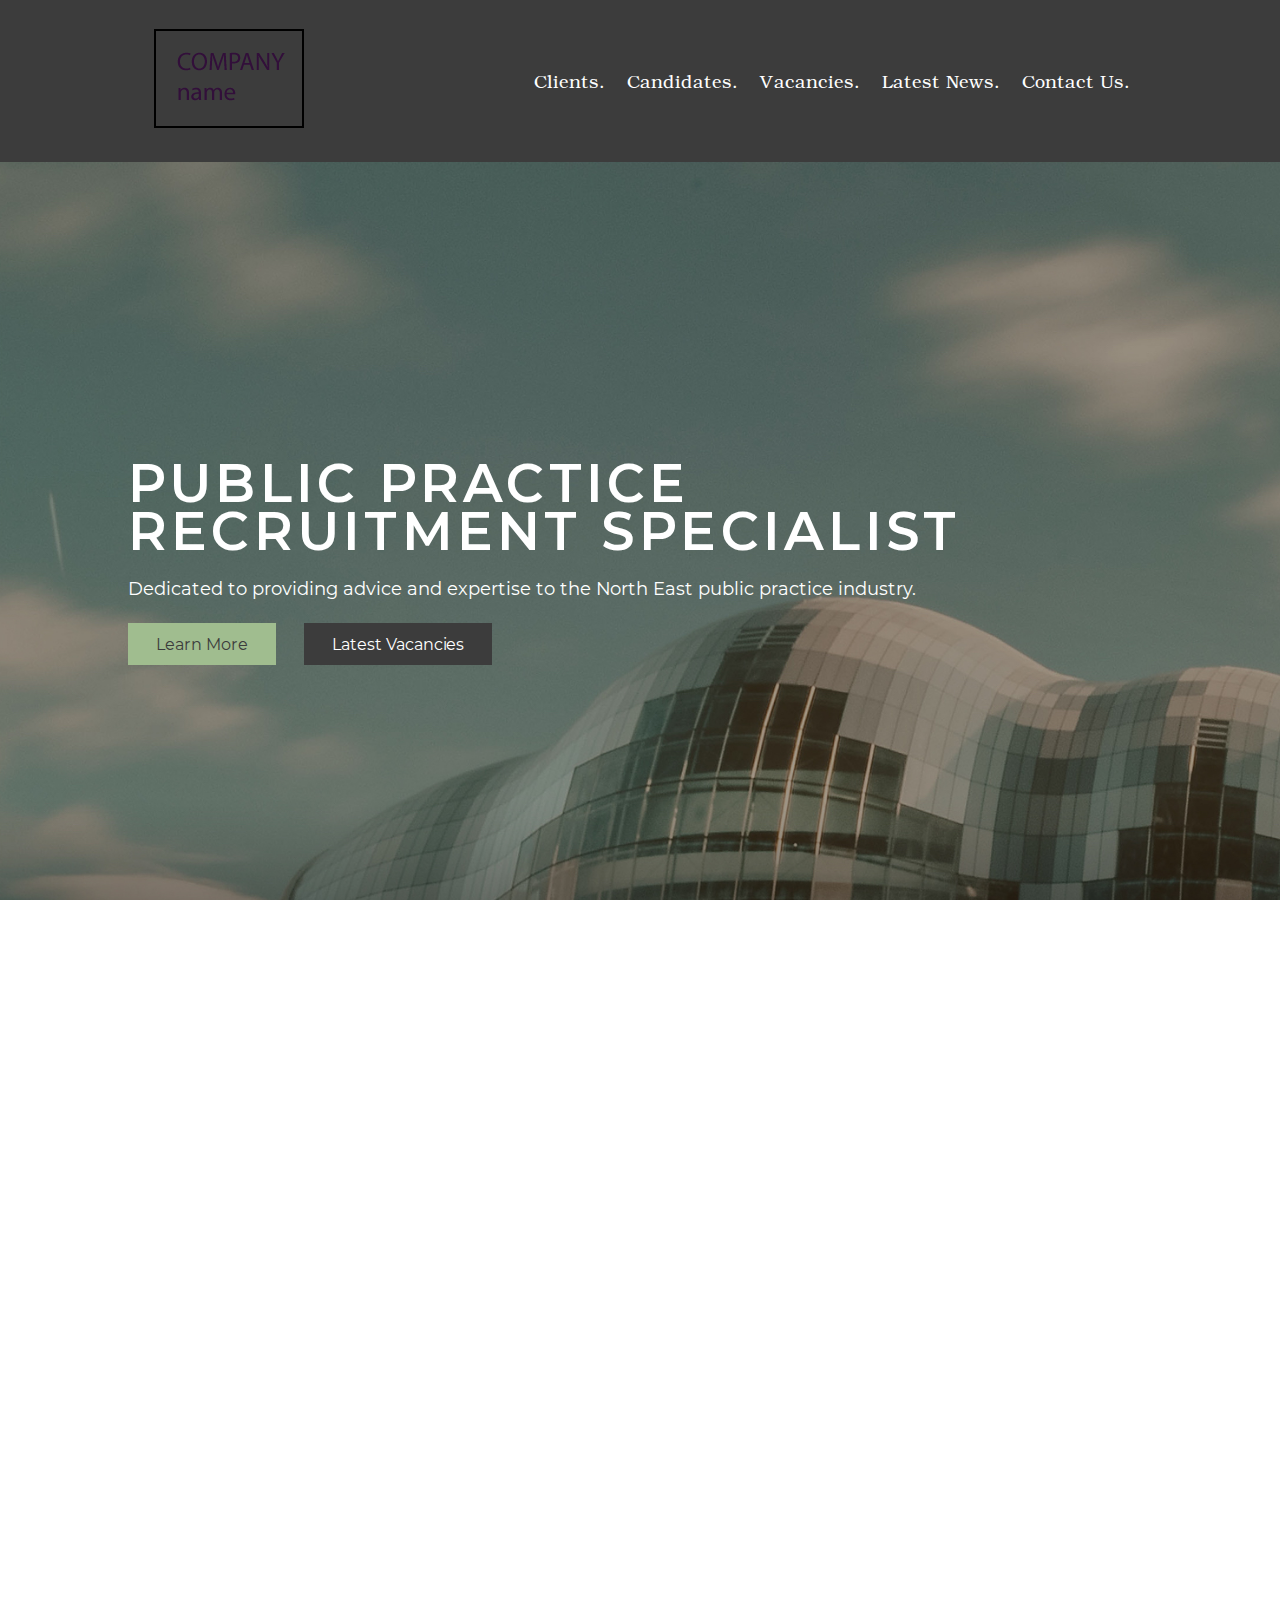
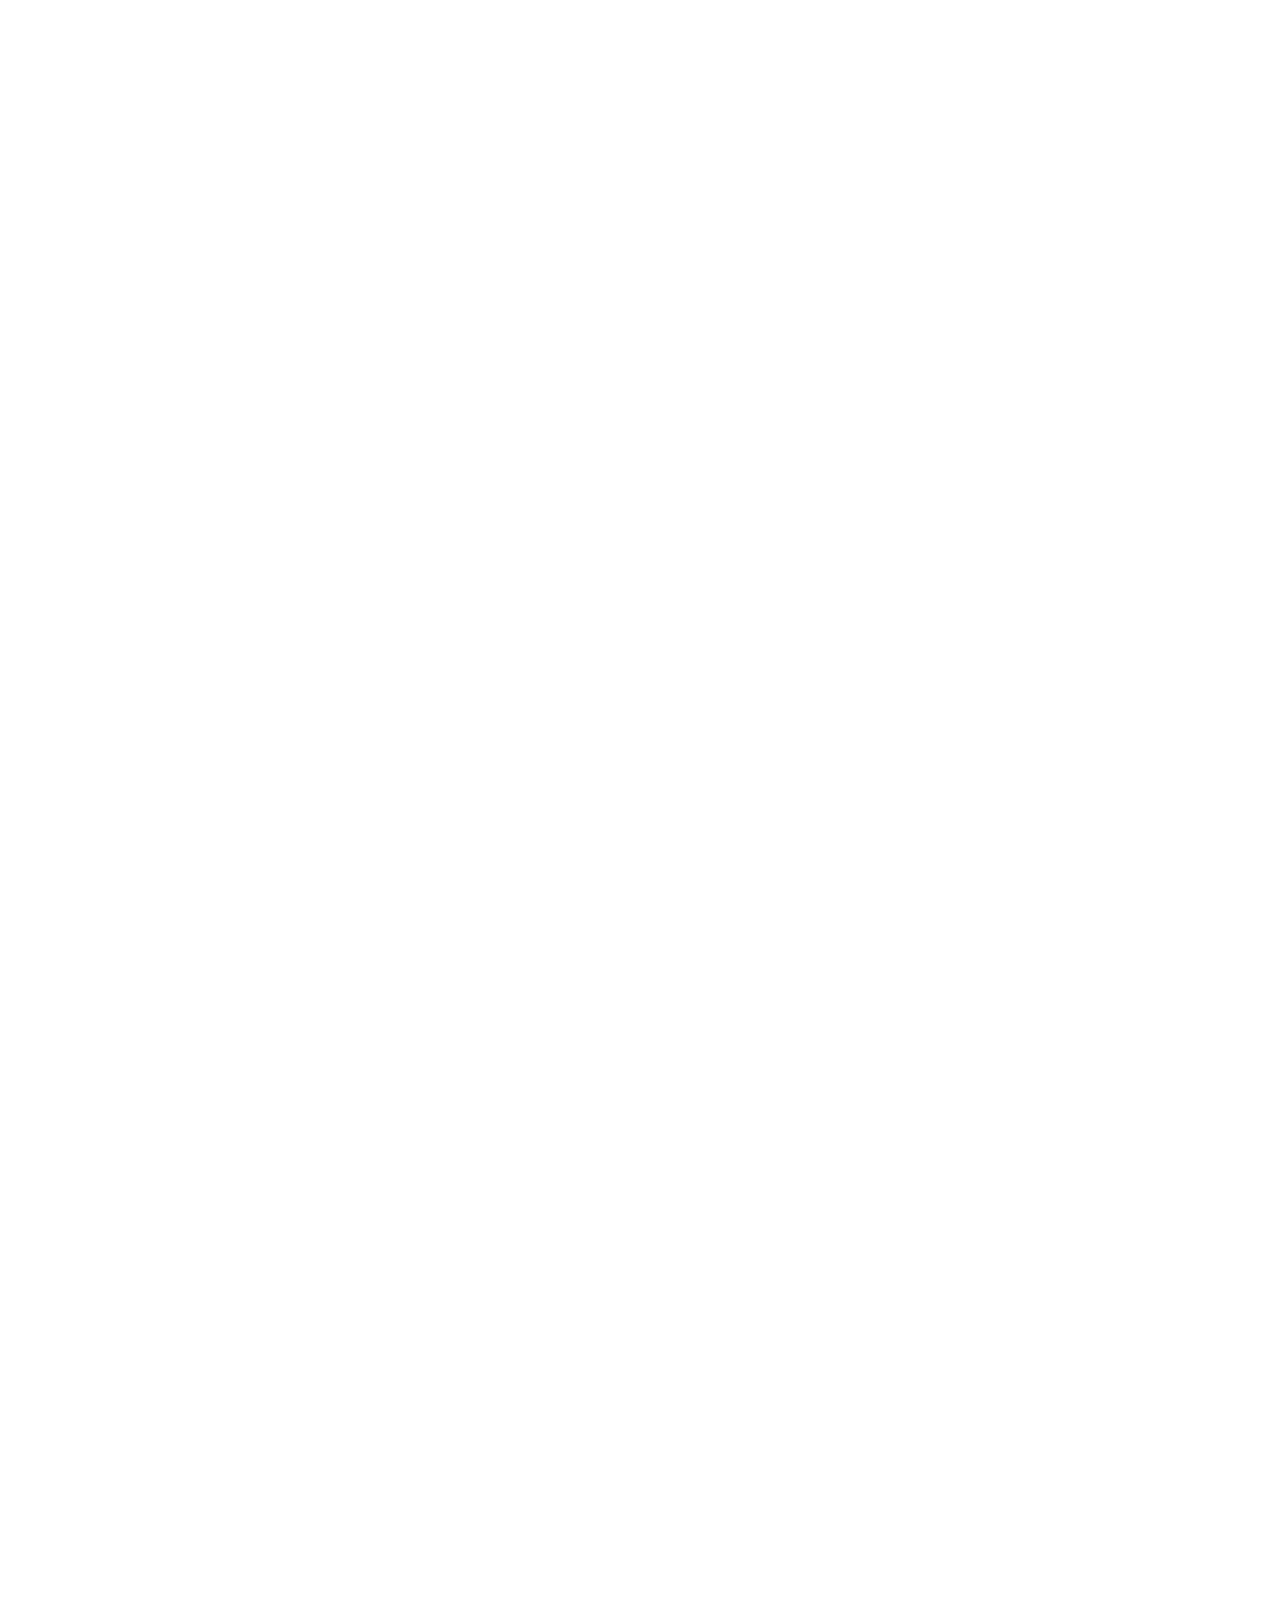
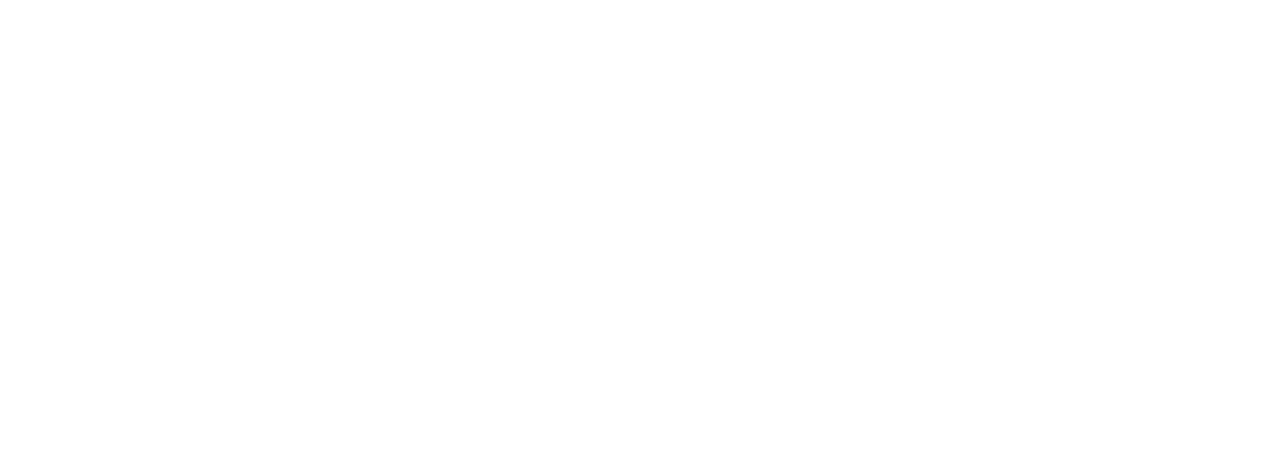
<file: index.html>
<!DOCTYPE html>
<!--[if lt IE 7]>      <html class="no-js lt-ie9 lt-ie8 lt-ie7"> <![endif]-->
<!--[if IE 7]>         <html class="no-js lt-ie9 lt-ie8"> <![endif]-->
<!--[if IE 8]>         <html class="no-js lt-ie9"> <![endif]-->
<!--[if gt IE 8]><!--> <html class="no-js" lang="en"> <!--<![endif]-->
    <head>
        <meta charset="utf-8">
        <meta http-equiv="X-UA-Compatible" content="IE=edge">
        <title>Bryony Gibson Consulting</title>
        <meta name="description" content="PUBLIC PRACTICE RECRUITMENT SPECIALIST">
        <!-- Styles -->
        <meta name="viewport" content="width=device-width, initial-scale=1">
        <link rel="stylesheet" href="./Resources/style.css">
        <link rel="stylesheet" href="./Resources/reset.css">
        <link rel="stylesheet" href="Resources/responsive.css">
        <!-- main font -->
        <link rel="stylesheet" href="./Resources/Fonts/montserrat font/stylesheet.css">
        <link rel="stylesheet" href="./Resources/Fonts/angleterre-book font/stylesheet.css">
        <link rel="stylesheet" href="https://cdnjs.cloudflare.com/ajax/libs/font-awesome/5.11.2/css/all.min.css">
        <!-- slider -->
        <link rel="stylesheet" type="text/css" href="./Resources/slick/slick-theme.css"/>
        <link rel="stylesheet" type="text/css" href="./Resources/slick/slick.css"/>
    </head>

    <body>
        <!--[if lt IE 7]>
            <p class="browsehappy">You are using an <strong>outdated</strong> browser. Please <a href="#">upgrade your browser</a> to improve your experience.</p>
        <![endif]-->

<!-- ------------------------------- header -------------------------------- -->

        <div class="header">
            <!-- Navigation Desktop -->
            <nav class="nav-desktop">
                <a href="index.html" class="logo"><img src="./Resources/images/BGC_logo.png" alt="brand logo"></a> 
                <ul class="nav-desktop-list">
                    <li class="nav-desktop-item"><a href="#">Clients.</a></li>
                    <li class="nav-desktop-item"><a href="#">Candidates.</a></li>
                    <li class="nav-desktop-item"><a href="#">Vacancies.</a></li>
                    <li class="nav-desktop-item"><a href="#">Latest News.</a></li>
                    <li class="nav-desktop-item"><a href="#">Contact Us.</a></li>
                </ul>
            </nav>
            

            <!-- Navigation Mobile -->
            <nav class="nav-mobile">
                <div class="menu-toggle">
                    <button class="toogle-btn"><i class="fas fa-bars" onclick="myFunction(this)" ></i></button>
                </div>
                <a href="index.html" class="logo"><img src="./Resources/images/BGC_logo.png" alt=""></a>
                <ul class="nav-mobile-list">
                    <li class="nav-mobile-item">
                        <a href="index.html" class="nav-mobile-link">Clients</a>
                    </li>
                    <li class="nav-mobile-item">
                        <a href="index.html" class="nav-mobile-link">Candidates</a>
                    </li>
                    <li class="nav-mobile-item">
                        <a href="index.html" class="nav-mobile-link">Vacancies</a>
                    </li>
                    <li class="nav-mobile-item">
                        <a href="index.html" class="nav-mobile-link">Latest News.</a>
                    </li>
                    <li class="nav-mobile-item">
                        <a href="index.html" class="nav-mobile-link">Contact Us.</a>
                    </li>
                    <li>
                        <img src="./Resources/images/BGC_logo.png" alt="" id="logo-in-menu">
                    </li>
                </ul> 
                <div>
            </nav>
            <!-- Navigation Mobile End -->
        </div>



        <section class="hero">
            <div class="hero-container">
                <div class="hero-slider-item">
                    <div class="headline"><h1>PUBLIC PRACTICE<br>RECRUITMENT SPECIALIST</h1></div>
                    <div class="sub-headline">Dedicated to providing advice and expertise to the North East public practice industry.</div>
                    <a href="#" class="btn btn-light">Learn More</a>
                    <a href="#" class="btn btn-dark">Latest Vacancies</a>
                </div>

                <div class="hero-slider-item"></div>
                <div class="hero-slider-item"></div>
            </div>
        </section>


        <section class="about-us">
            <div class="desription">
                <h1>About Us</h1>
                <p>We're a tax, accountancy and financial recruitment specialist who believes the right people are key to long-term business growth. For us it’s about building relationships, listening, understanding your
                    needs and taking a pro-active approach; getting it right first time.
                   <br><br>
                   We like to think we’re not like the others. With us it’s not a numbers game, it’s about quality and a proactive approach to recruitment on behalf of both employers and people searching for something new. </p>
            </div>
        </section>

<!-- -------------------------------- services cards --------------------------------- -->
        <section class="services">
            <div class="services-row">
                <div class="services-column" id="c1">
                    <div class="card" id="card-light">
                        <img src="./Resources/images/card_image_1.png" alt="">
                        <h2>candidates</h2>
                        <p>Lorem ipsum dolor sit amet, consecr adipisicing elit, sed do eiusmodkk incididunt ut labore.</p>
                        <a href="#" class="btn btn-dark">Latest News</a>
                    </div>
                </div>

                <div class="services-column" id="c2">
                      <div class="card" id="card-dark">
                          <img src="./Resources/images/card_image_2.png" alt="">
                          <h2>clients</h2>
                          <p>Lorem ipsum dolor sit amet, consecr adipisicing elit, sed do eiusmodkk incididunt ut labore consecr adipisicing elit.</p>
                          <a href="#" class="btn btn-light">Latest News</a>
                      </div>
                  </div>

                  <div class="services-column" id="c3">
                      <div class="card" id="card-light">
                          <img src="./Resources/images/card_image_3.png" alt="">
                          <h2>Vacancies</h2>
                          <p>Lorem ipsum dolor sit amet, consecr adipisicing elit, sed do eiusmodkk incididunt ut labore.</p>
                          <a href="#" class="btn btn-dark">Latest News</a>
                      </div>
                  </div>
            </div>
        </section>
<!-- ------------------------------- //services cards -------------------------------- -->

<!-- ----------------------------- newsletter ------------------------------ -->

        <section class="newsletter">
            <div class="container info">
                <h2>SIGN UP FOR JOB ALERTS</h2>
                <p>Be first to hear about jobs that match your ambition.</p>
                <form action="">
                    <input id="form-email" name="form-email" type="email" placeholder="Enter Email Address"/>
                    <input type="submit" value="Submit"/>
                </form>
            </div>
        </section>
<!-- ---------------------------- //newsletter ----------------------------- -->

<!-- ----------------------------- affiliates ------------------------------ -->

<section class="affiliates">
    <div class="affiliates-container">
        <div class="brands-title">
            <h2>who we work with</h2>
        </div>
        <div class="brands">
            <div class="brand-item"><img src="./Resources/images/brand2.png" alt=""></div>
            <div class="brand-item"><img src="./Resources/images/brand3.png" alt=""></div>
            <div class="brand-item"><img src="./Resources/images/brand4.png" alt=""></div>
            <div class="brand-item"><img src="./Resources/images/brand1.png" alt=""></div>
        </div>
    </div>
</section>
<!-- ---------------------------- //affiliates ----------------------------- -->
        
<!-- ------------------------------- footer -------------------------------- -->
        <section class="footer">
            <div class="container row">
                <div class="column contact-info">
                    <a href="#"><img src="./Resources/images/BGC_logo.png" alt=""></a>
                    <ul>
                        <li><p><span class="special-character">T:</span class="special-character"> 0191 375 9983</p></li>
                        <li><p><span class="special-character">E:</span> info@bryonygibson.com</p></li>
                        <li><p><span class="special-character">A:</span> Clavering House, Clavering Place<br>Newcastle upon Tyne, NE1 3NG.</p></li>
                    </ul>    
                </div>

                <div class="column twitter">
                    <h3>Latest Tweets</h3><br>
                    <div>
                        <p>BryonyGibson:  Lorem ipsum dolor sit amet, 
                        consectetur adipisicing ipsum dolor sit dipmet... <br>
                        BryonyGibson:  Lorem ipsum dolor sit amet, 
                        consectetur adipisicing ipsum dolor sit dipmet...</p>
                        <p> 15 minutes ago .  Reply.  Retweet. Favourite</p>
                    </div>

                </div>

                <div class="column">
                    <div class="badge">
                        <a href="#"><img src="./Resources/images/rec_logo.png" alt="brand logo"></a>
                    </div>    
                </div>
            </div>

            <hr>
            <div class="underline">   
                <div class="underline-title">
                    <p>Privacy Policy&nbsp;&nbsp;&nbsp;&nbsp;&nbsp;|&nbsp;&nbsp;&nbsp;&nbsp;&nbsp;Equal Opportunities & Diversity Policy<p>
                </div>   
                
                <div class="social-media">
                    <ul>
                        <li><a href="#"><img src="./Resources/images/facebook-f copy.png" alt=""></a></li>
                        <li><a href="#"><img src="./Resources/images/linkedin-in.png" alt=""></a></li>
                        <li><a href="#"><img src="./Resources/images/twitter.png" alt=""></a></li>
                    </ul>
                </div>
            </div>
        </section>

<!-- ------------------------------ //footer ------------------------------- -->



<!-- ----------------------------- javascript ------------------------------ -->
        <script
        src="https://code.jquery.com/jquery-3.4.1.min.js"
        integrity="sha256-CSXorXvZcTkaix6Yvo6HppcZGetbYMGWSFlBw8HfCJo="
        crossorigin="anonymous"></script>
        <script  src="./Resources/main.js"></script>
        <script src="./Resources/slick/slick.js"></script>

        <script>
            $(document).ready(function(){
                $('.brands').slick({
                    setting-name: setting-value
                });
            });
        </script>
</script>
				
    </body>
</html>
</file>
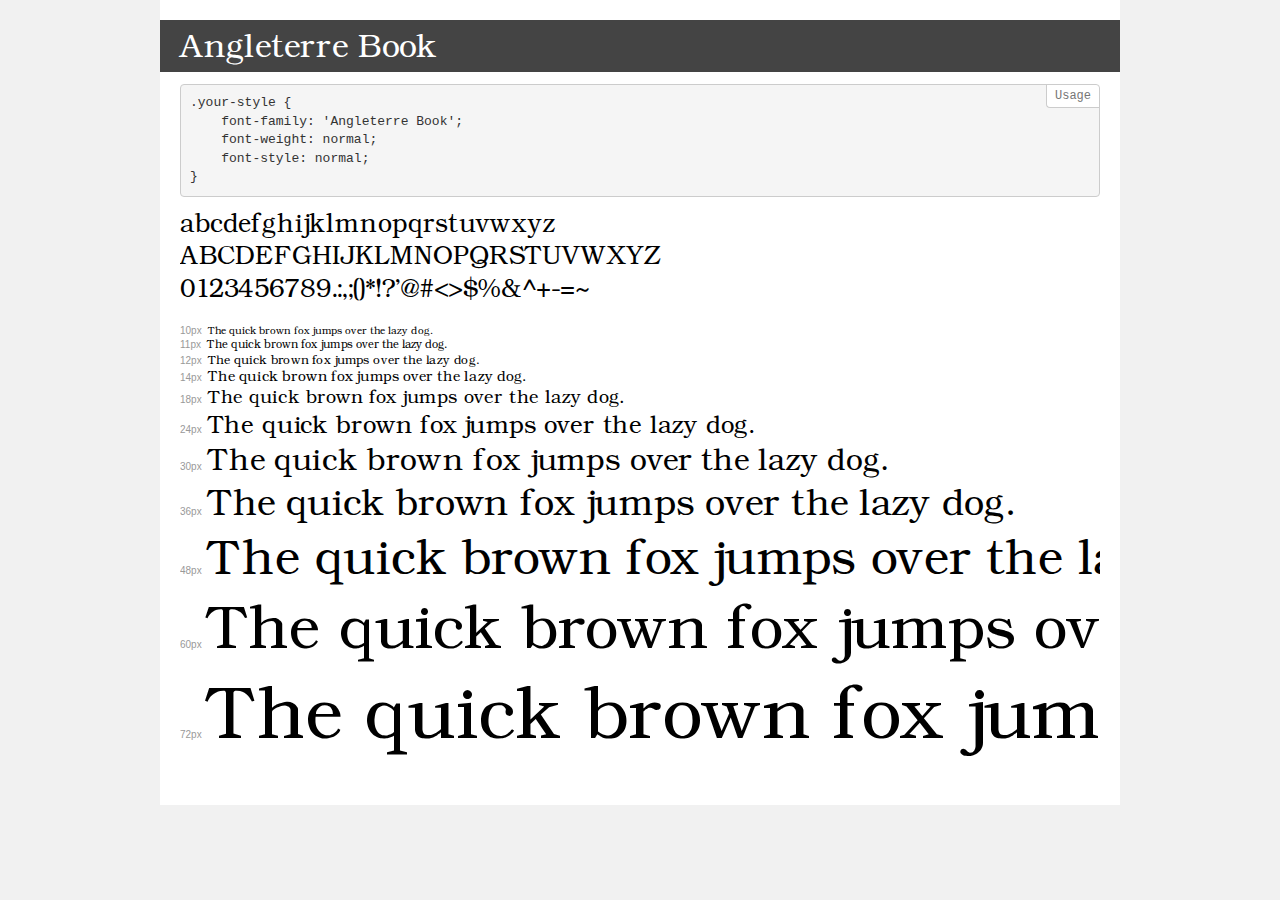
<file: Resources/Fonts/angleterre-book font/demo.html>
<!DOCTYPE html>
<html>
<head>
    <meta charset="utf-8">
    <meta http-equiv="X-UA-Compatible" content="IE=edge">
    <meta name="viewport" content="width=device-width, initial-scale=1">
    <meta name="robots" content="noindex, noarchive">
    <meta name="format-detection" content="telephone=no">
    <title>Transfonter demo</title>
    <link href="stylesheet.css" rel="stylesheet">
    <style>
        /*
        http://meyerweb.com/eric/tools/css/reset/
        v2.0 | 20110126
        License: none (public domain)
        */
        html, body, div, span, applet, object, iframe,
        h1, h2, h3, h4, h5, h6, p, blockquote, pre,
        a, abbr, acronym, address, big, cite, code,
        del, dfn, em, img, ins, kbd, q, s, samp,
        small, strike, strong, sub, sup, tt, var,
        b, u, i, center,
        dl, dt, dd, ol, ul, li,
        fieldset, form, label, legend,
        table, caption, tbody, tfoot, thead, tr, th, td,
        article, aside, canvas, details, embed,
        figure, figcaption, footer, header, hgroup,
        menu, nav, output, ruby, section, summary,
        time, mark, audio, video {
            margin: 0;
            padding: 0;
            border: 0;
            font-size: 100%;
            font: inherit;
            vertical-align: baseline;
        }
        /* HTML5 display-role reset for older browsers */
        article, aside, details, figcaption, figure,
        footer, header, hgroup, menu, nav, section {
            display: block;
        }
        body {
            line-height: 1;
        }
        ol, ul {
            list-style: none;
        }
        blockquote, q {
            quotes: none;
        }
        blockquote:before, blockquote:after,
        q:before, q:after {
            content: '';
            content: none;
        }
        table {
            border-collapse: collapse;
            border-spacing: 0;
        }
        /* common styles */
        body {
            background: #f1f1f1;
            color: #000;
        }
        .page {
            background: #fff;
            width: 920px;
            margin: 0 auto;
            padding: 20px 20px 0 20px;
            overflow: hidden;
        }
        .font-container {
            overflow-x: auto;
            overflow-y: hidden;
            margin-bottom: 40px;
            line-height: 1.3;
            white-space: nowrap;
            padding-bottom: 5px;
        }
        h1 {
            position: relative;
            background: #444;
            font-size: 32px;
            color: #fff;
            padding: 10px 20px;
            margin: 0 -20px 12px -20px;
        }
        .letters {
            font-size: 25px;
            margin-bottom: 20px;
        }
        .s10:before {
            content: '10px';
        }
        .s11:before {
            content: '11px';
        }
        .s12:before {
            content: '12px';
        }
        .s14:before {
            content: '14px';
        }
        .s18:before {
            content: '18px';
        }
        .s24:before {
            content: '24px';
        }
        .s30:before {
            content: '30px';
        }
        .s36:before {
            content: '36px';
        }
        .s48:before {
            content: '48px';
        }
        .s60:before {
            content: '60px';
        }
        .s72:before {
            content: '72px';
        }
        .s10:before, .s11:before, .s12:before, .s14:before,
        .s18:before, .s24:before, .s30:before, .s36:before,
        .s48:before, .s60:before, .s72:before {
            font-family: Arial, sans-serif;
            font-size: 10px;
            font-weight: normal;
            font-style: normal;
            color: #999;
            padding-right: 6px;
        }
        pre {
            display: block;
            position: relative;
            padding: 9px;
            margin: 0 0 10px;
            font-family: Monaco, Menlo, Consolas, "Courier New", monospace !important;
            font-size: 13px;
            line-height: 1.428571429;
            color: #333;
            font-weight: normal !important;
            font-style: normal !important;
            background-color: #f5f5f5;
            border: 1px solid #ccc;
            overflow-x: auto;
            border-radius: 4px;
        }
        pre:after {
            display: block;
            position: absolute;
            right: 0;
            top: 0;
            content: 'Usage';
            line-height: 1;
            padding: 5px 8px;
            font-size: 12px;
            color: #767676;
            background-color: #fff;
            border: 1px solid #ccc;
            border-right: none;
            border-top: none;
            border-radius: 0 4px 0 4px;
            z-index: 10;
        }
        /* responsive */
        @media (max-width: 959px) {
            .page {
                width: auto;
                margin: 0;
            }
        }
    </style>
</head>
<body>
<div class="page">
    <div class="demo" style="font-family: 'Angleterre Book'; font-weight: normal; font-style: normal;">
        <h1>Angleterre Book</h1>
        <pre>.your-style {
    font-family: 'Angleterre Book';
    font-weight: normal;
    font-style: normal;
}</pre>
        <div class="font-container">
            <p class="letters">
                abcdefghijklmnopqrstuvwxyz<br>
ABCDEFGHIJKLMNOPQRSTUVWXYZ<br>
                0123456789.:,;()*!?'@#<>$%&^+-=~
            </p>
            <p class="s10" style="font-size: 10px;">The quick brown fox jumps over the lazy dog.</p>
            <p class="s11" style="font-size: 11px;">The quick brown fox jumps over the lazy dog.</p>
            <p class="s12" style="font-size: 12px;">The quick brown fox jumps over the lazy dog.</p>
            <p class="s14" style="font-size: 14px;">The quick brown fox jumps over the lazy dog.</p>
            <p class="s18" style="font-size: 18px;">The quick brown fox jumps over the lazy dog.</p>
            <p class="s24" style="font-size: 24px;">The quick brown fox jumps over the lazy dog.</p>
            <p class="s30" style="font-size: 30px;">The quick brown fox jumps over the lazy dog.</p>
            <p class="s36" style="font-size: 36px;">The quick brown fox jumps over the lazy dog.</p>
            <p class="s48" style="font-size: 48px;">The quick brown fox jumps over the lazy dog.</p>
            <p class="s60" style="font-size: 60px;">The quick brown fox jumps over the lazy dog.</p>
            <p class="s72" style="font-size: 72px;">The quick brown fox jumps over the lazy dog.</p>
        </div>
    </div>
</div>
</body>
</html>
</file>
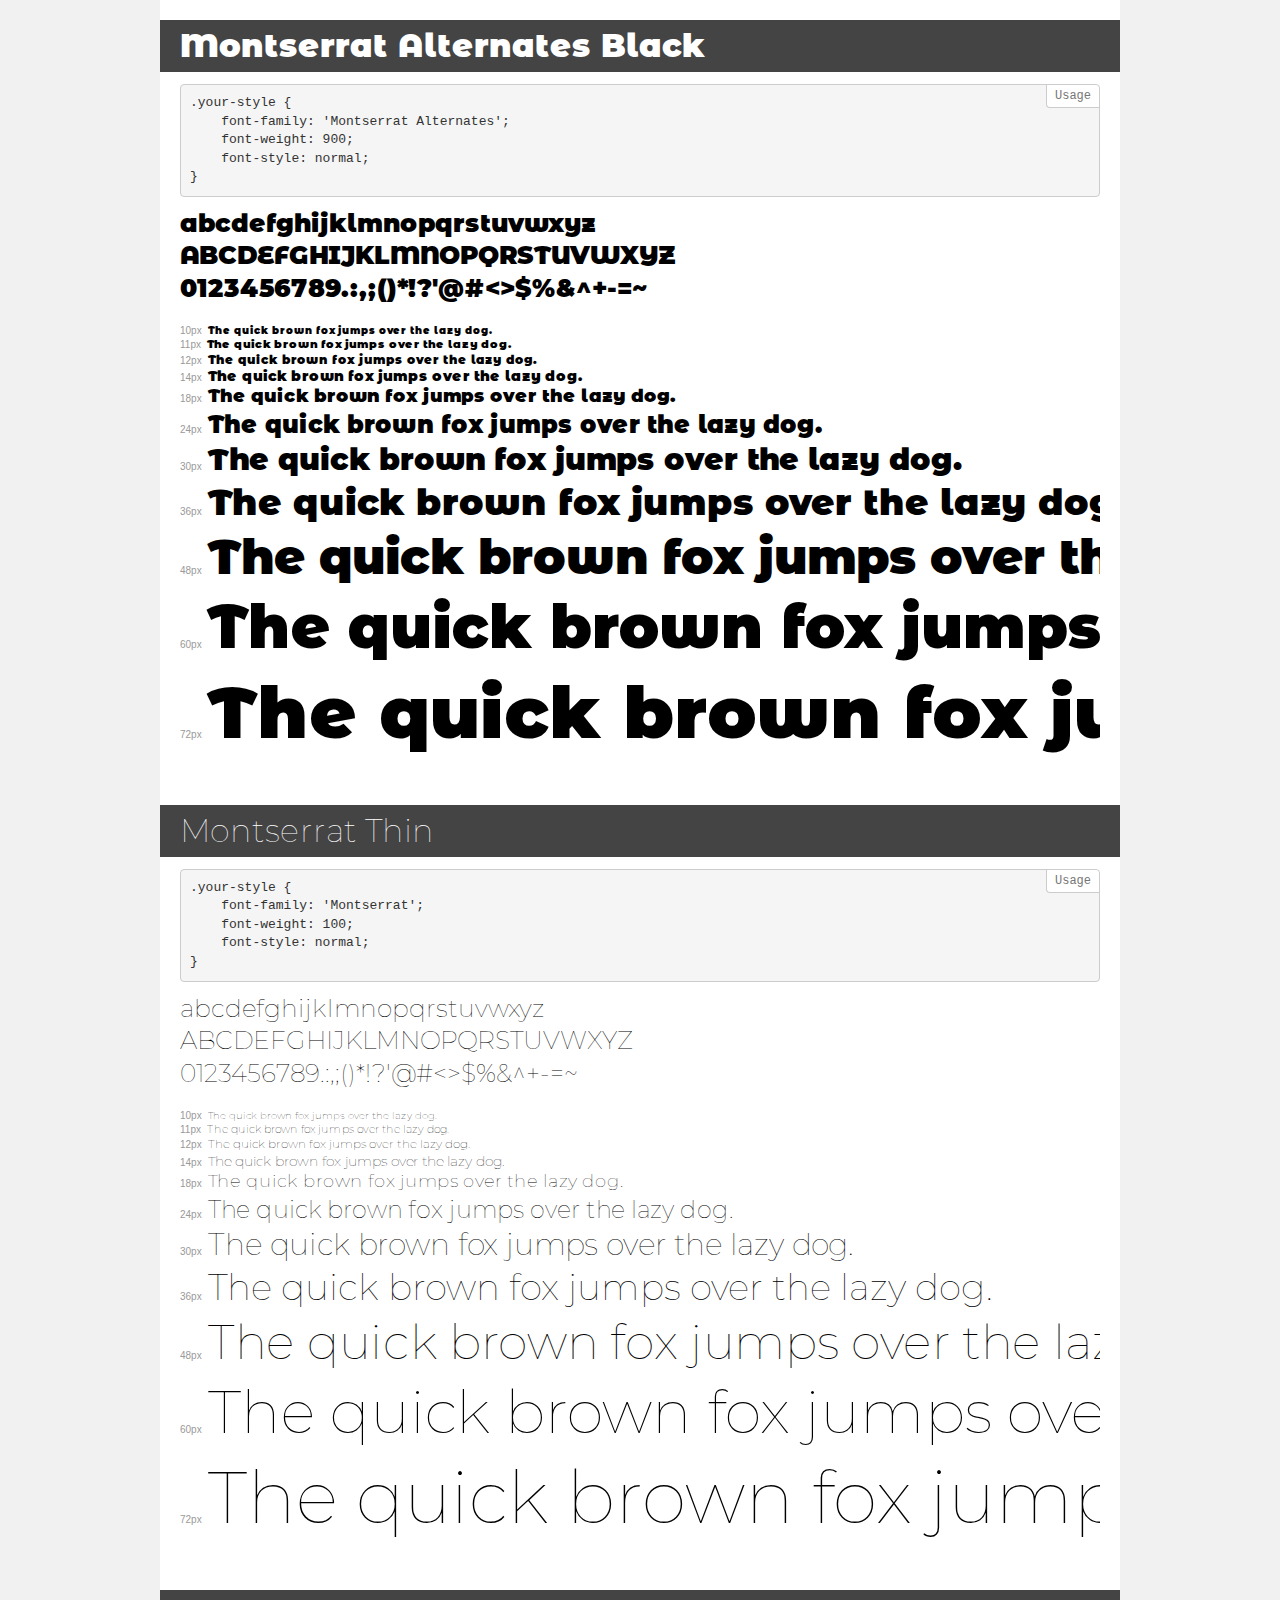
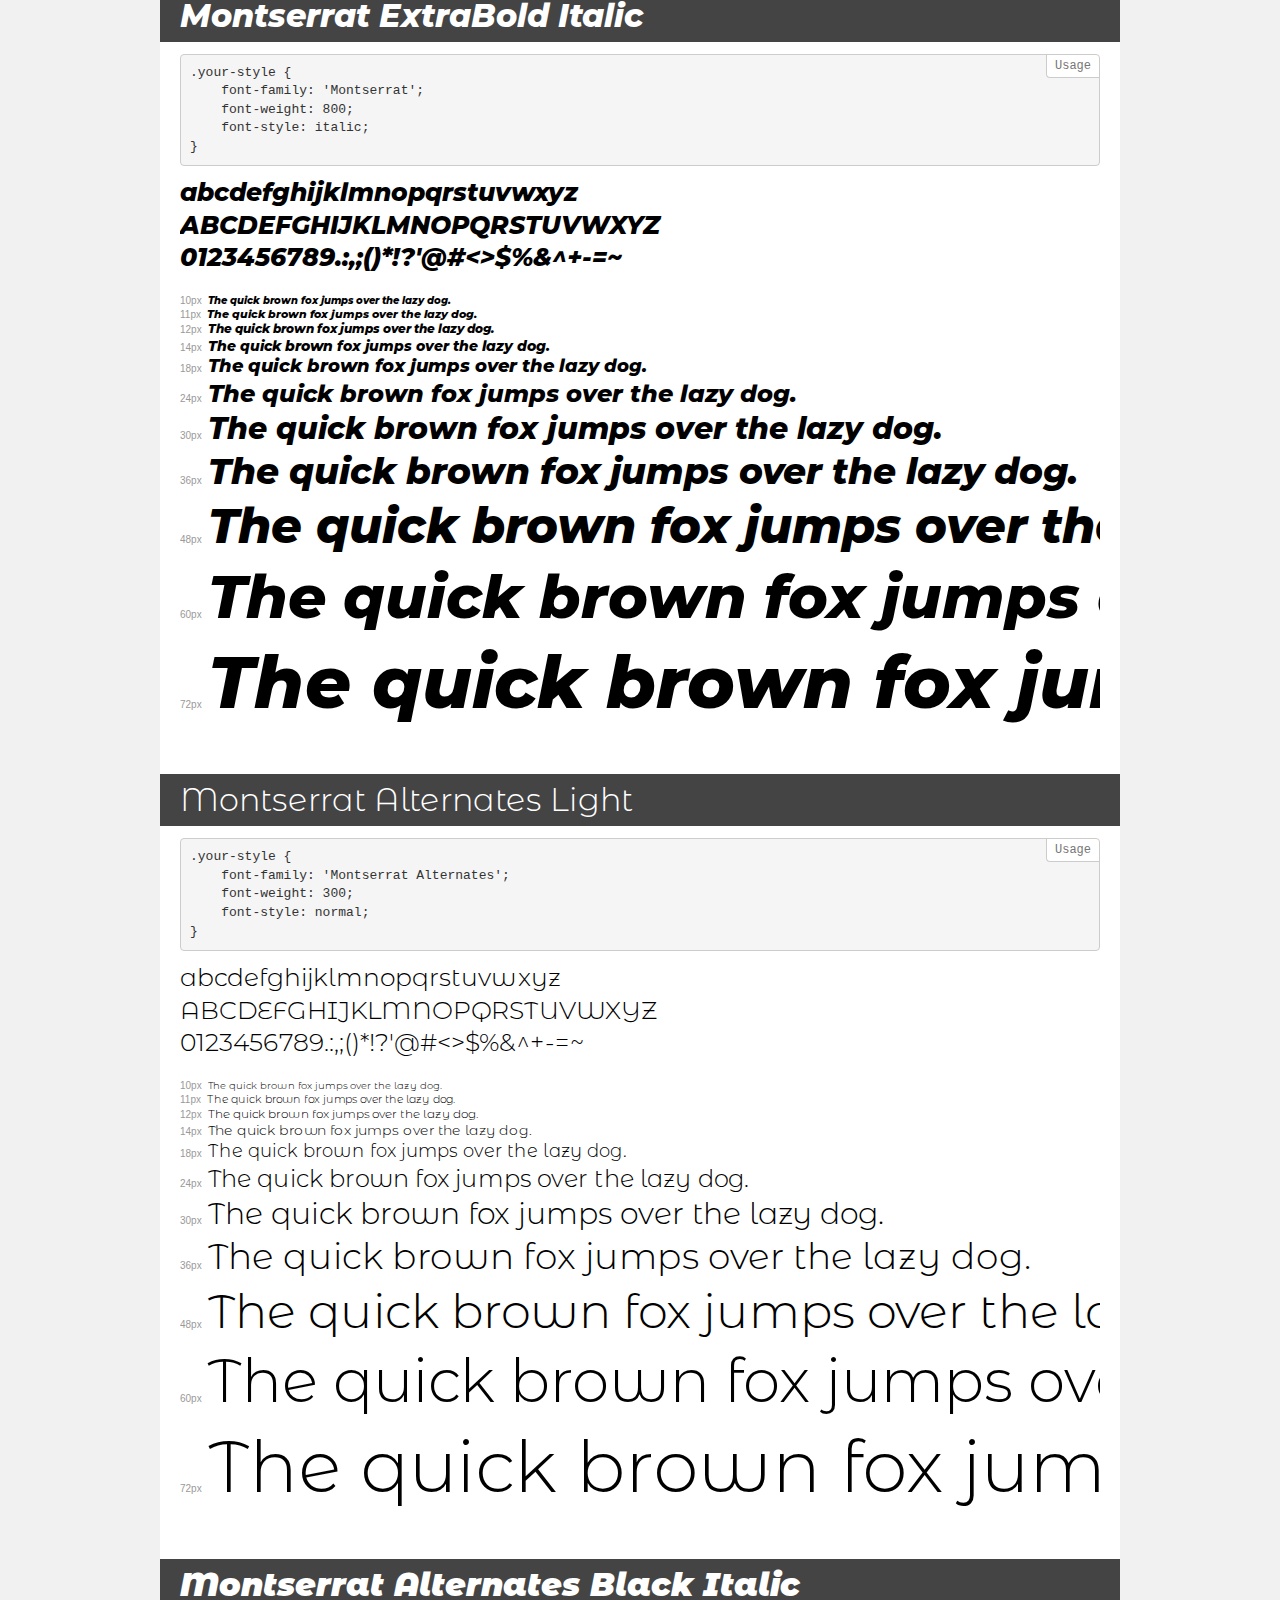
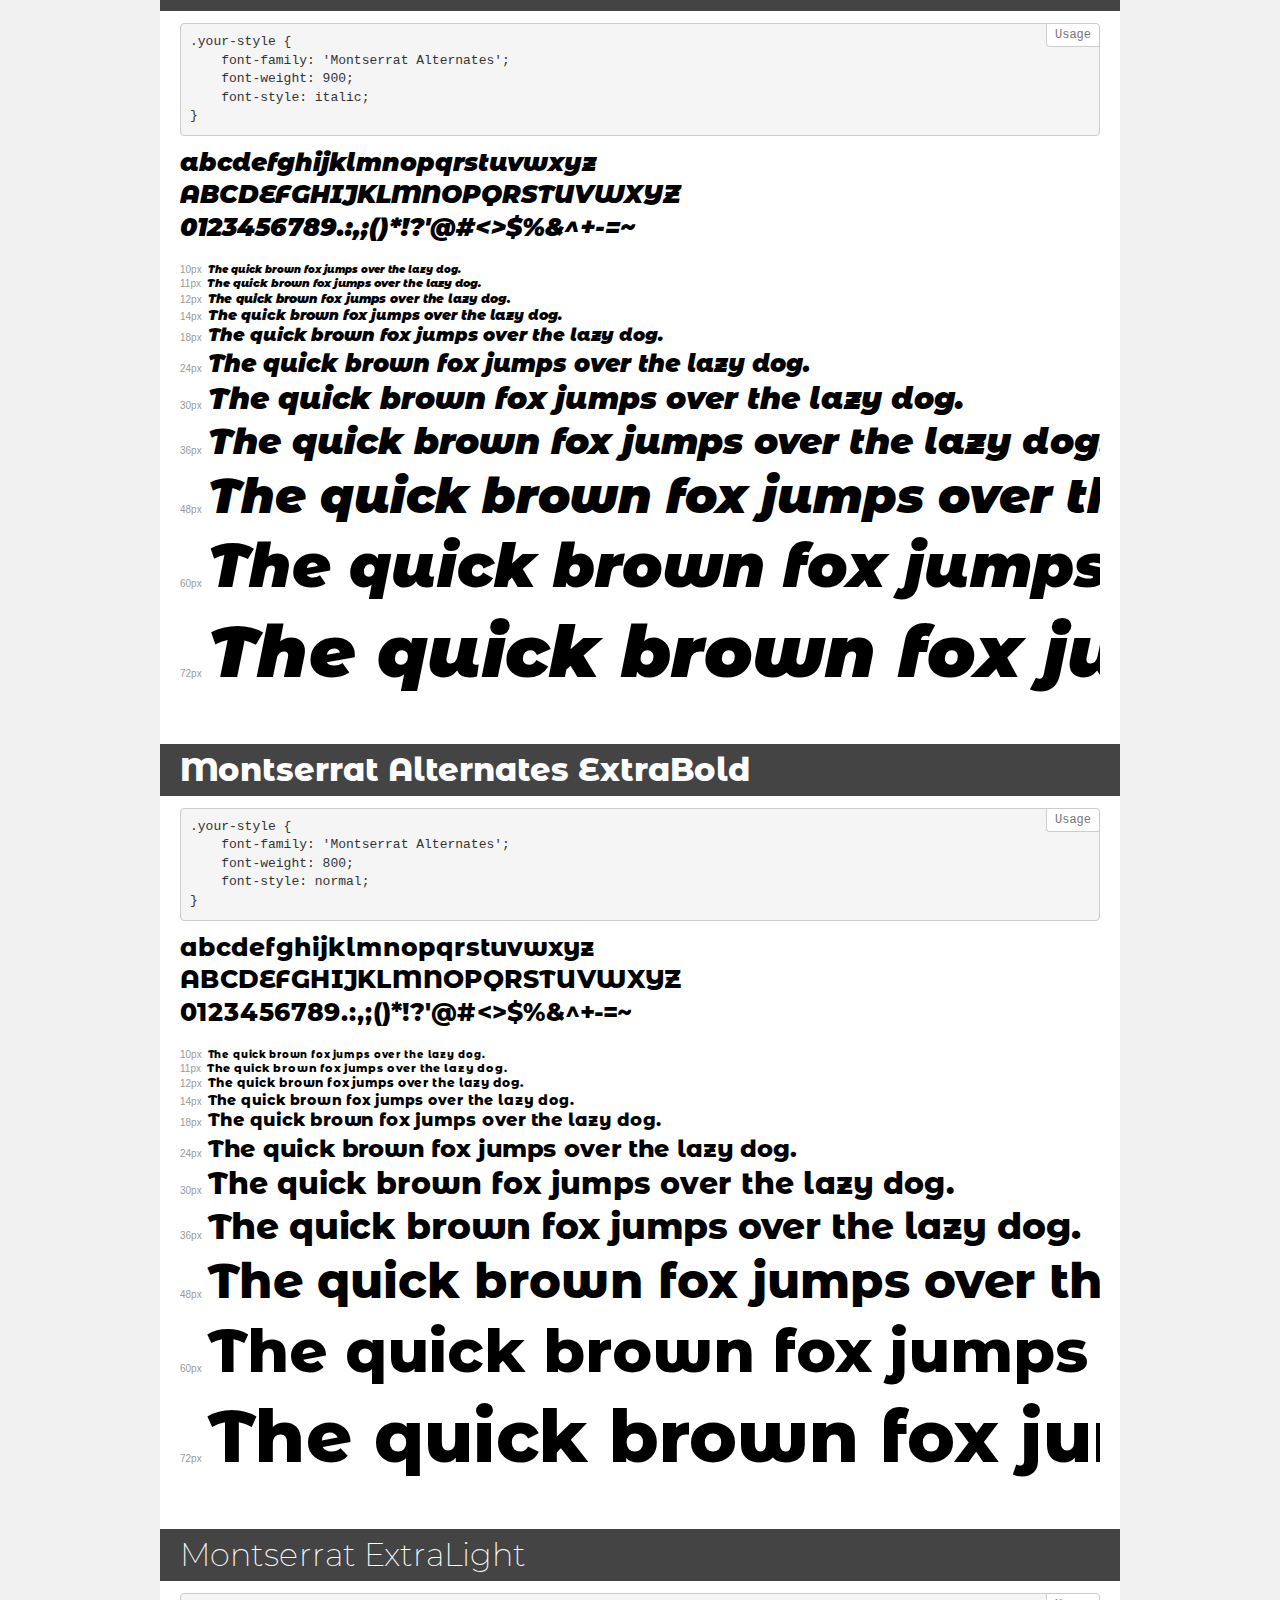
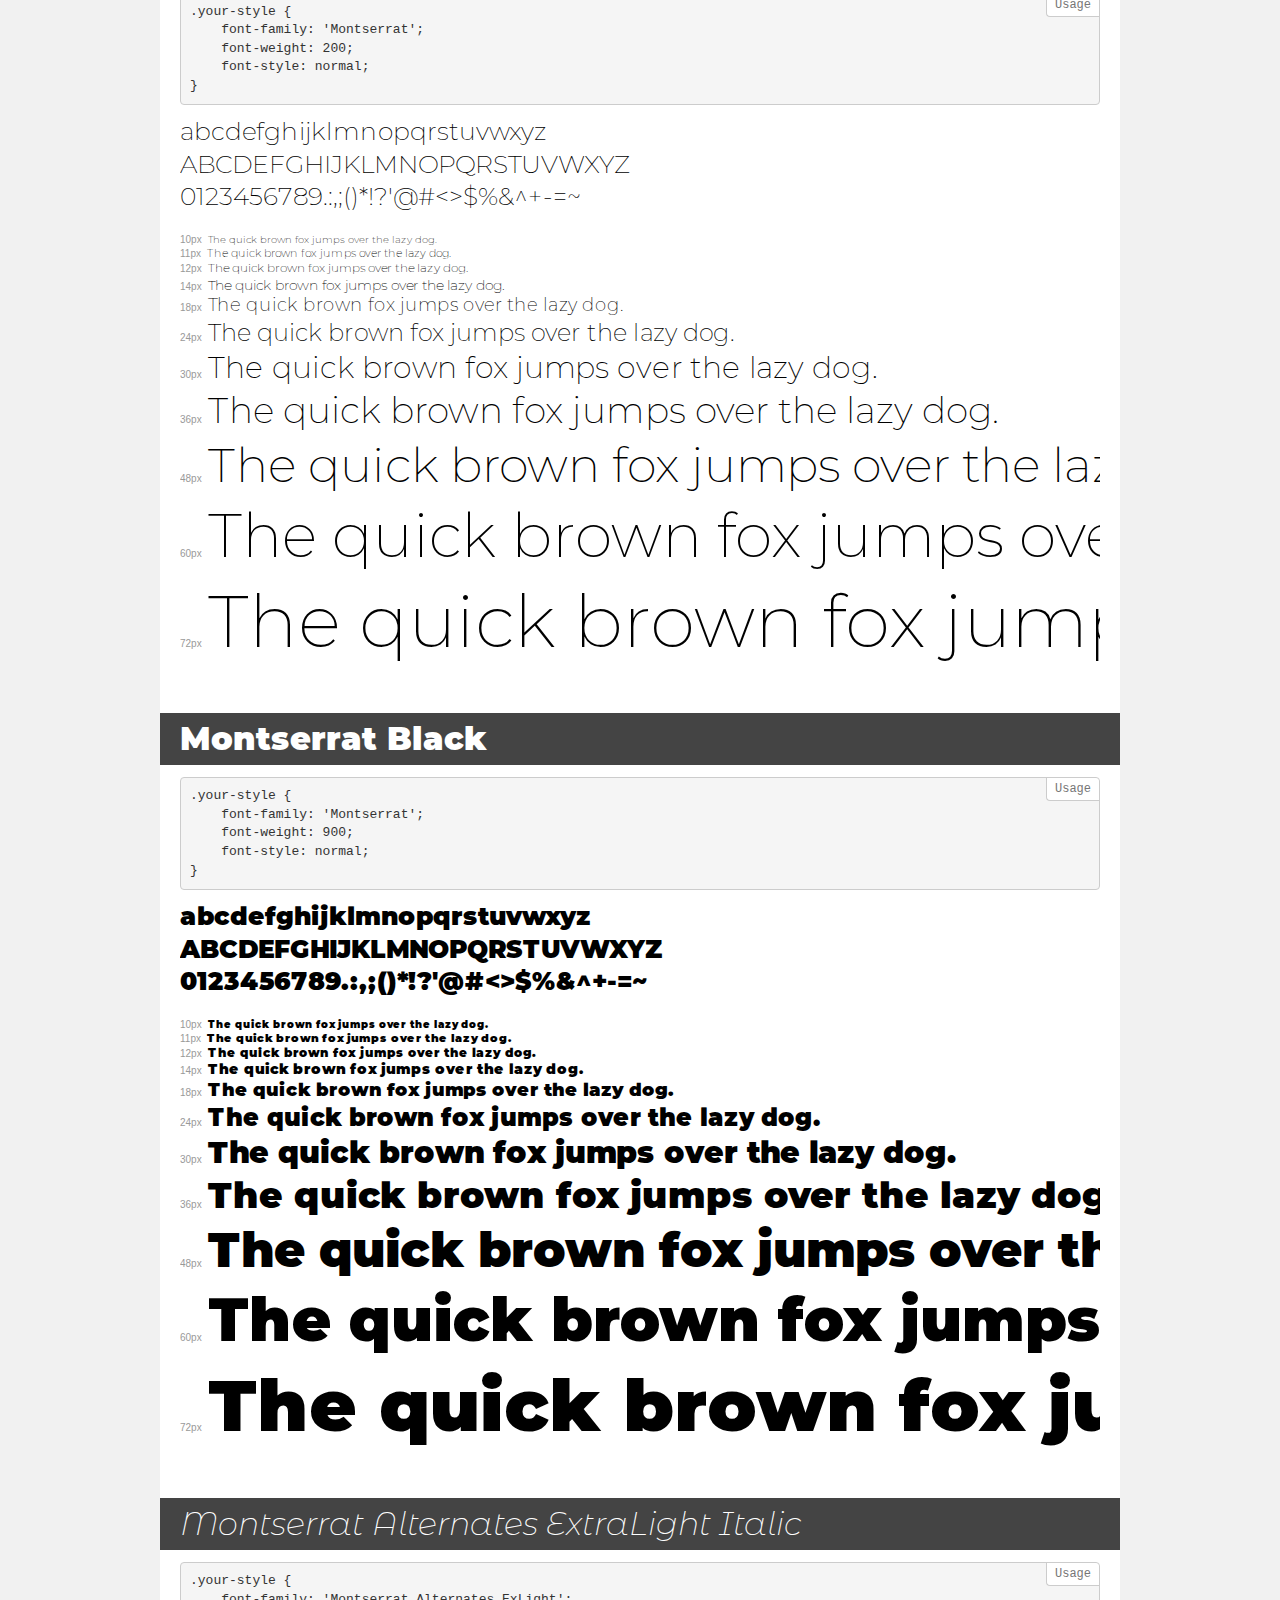
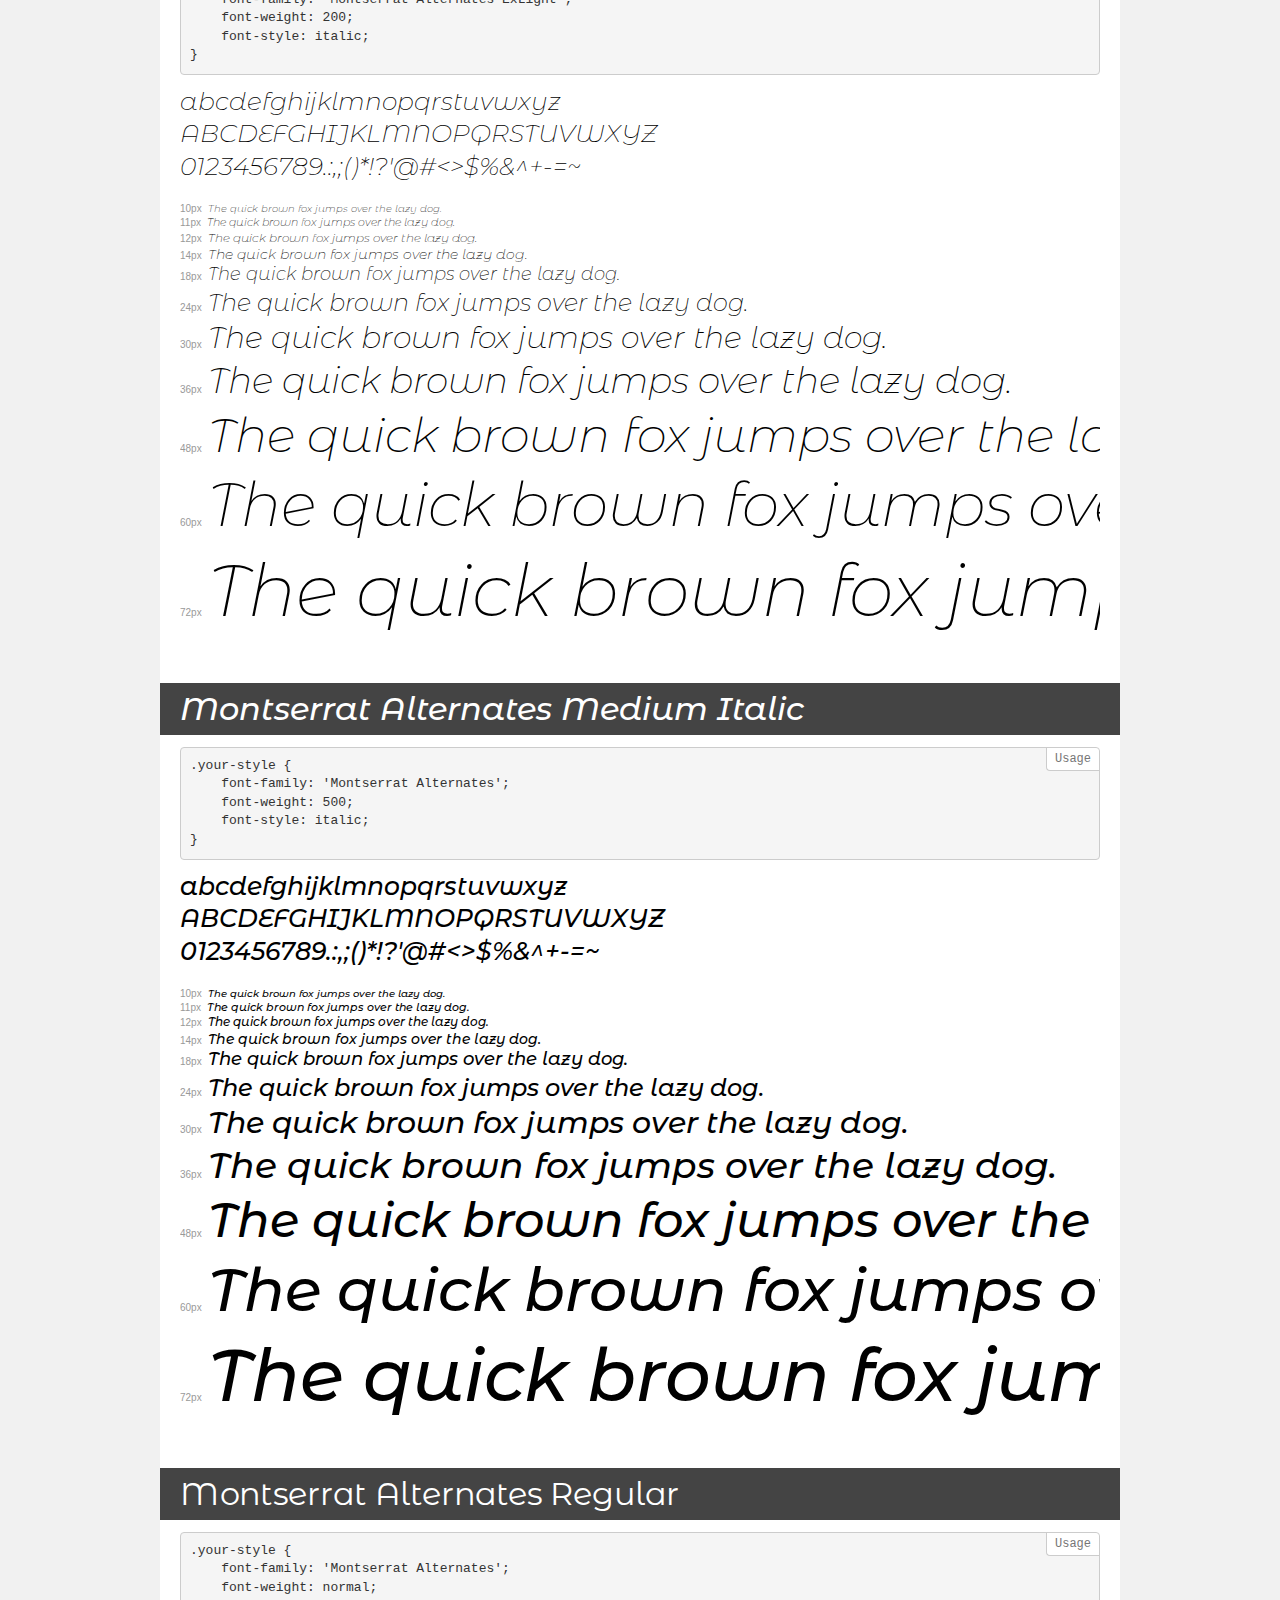
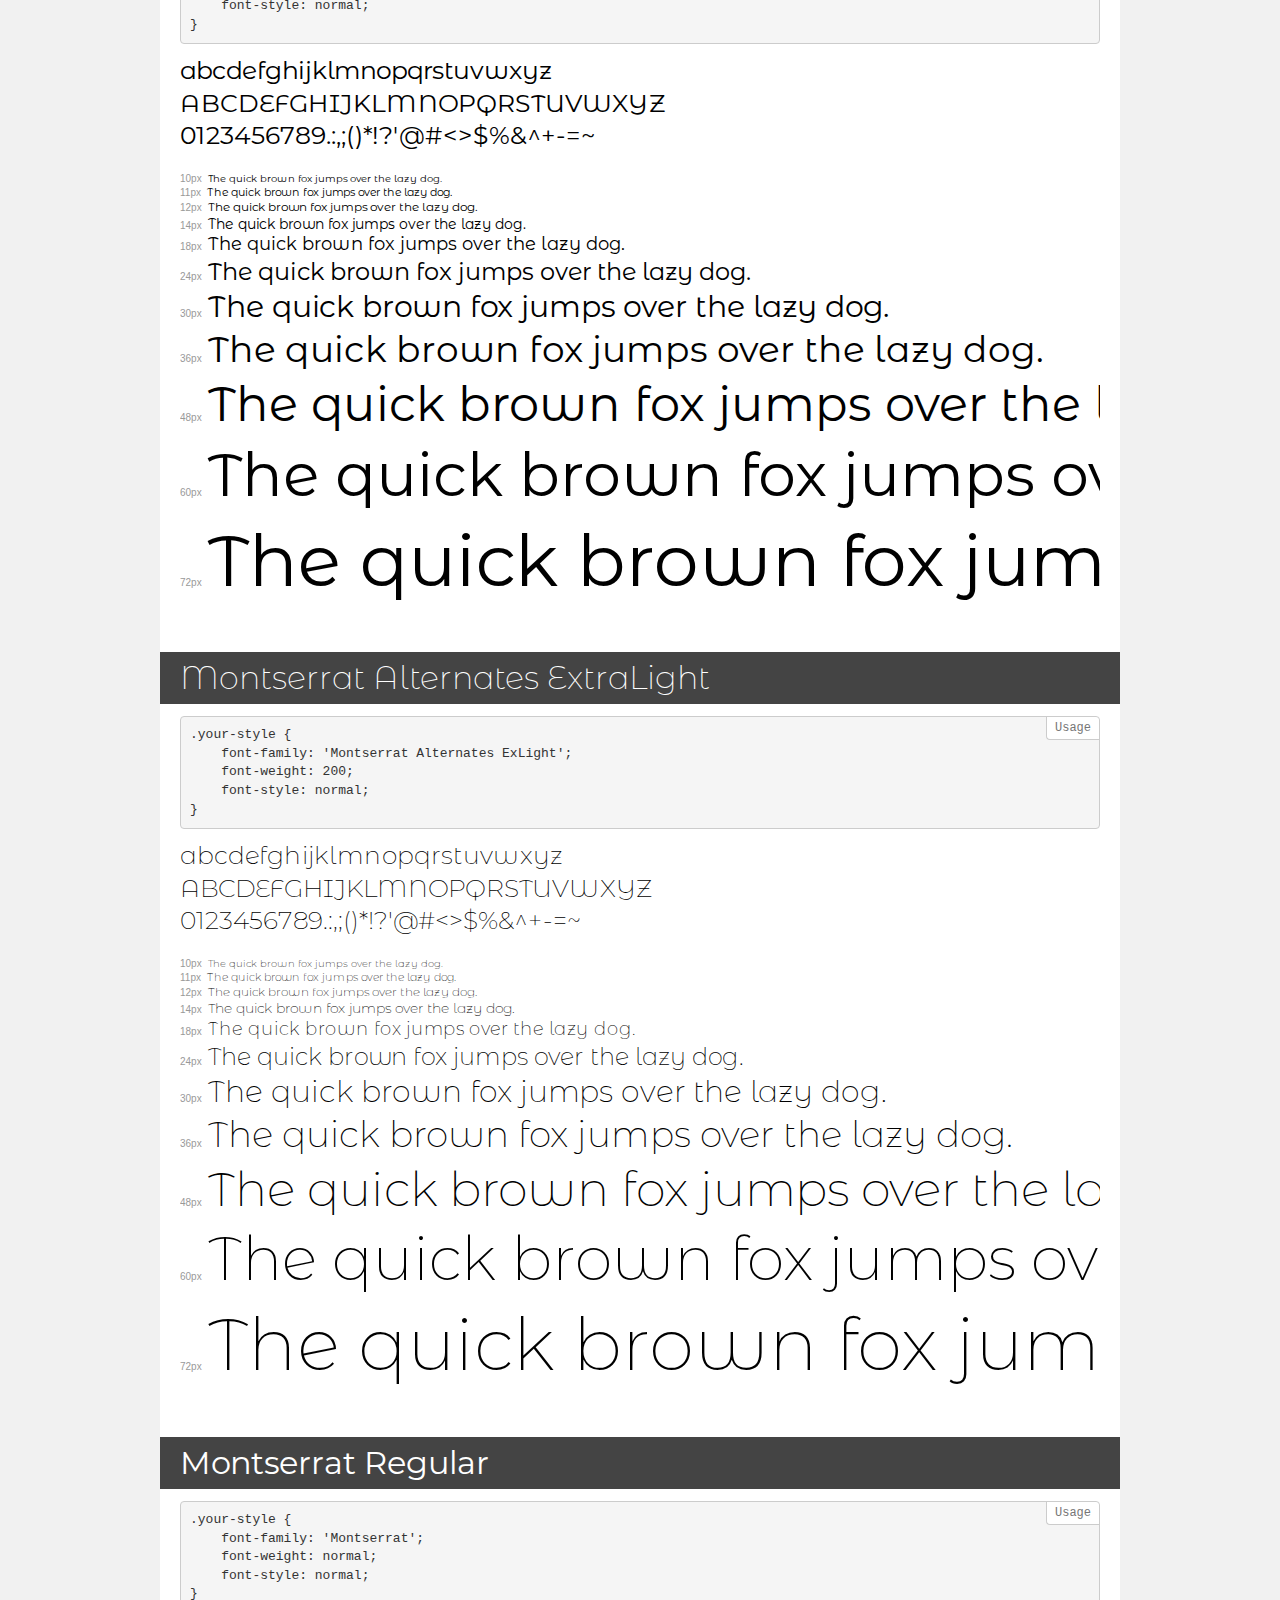
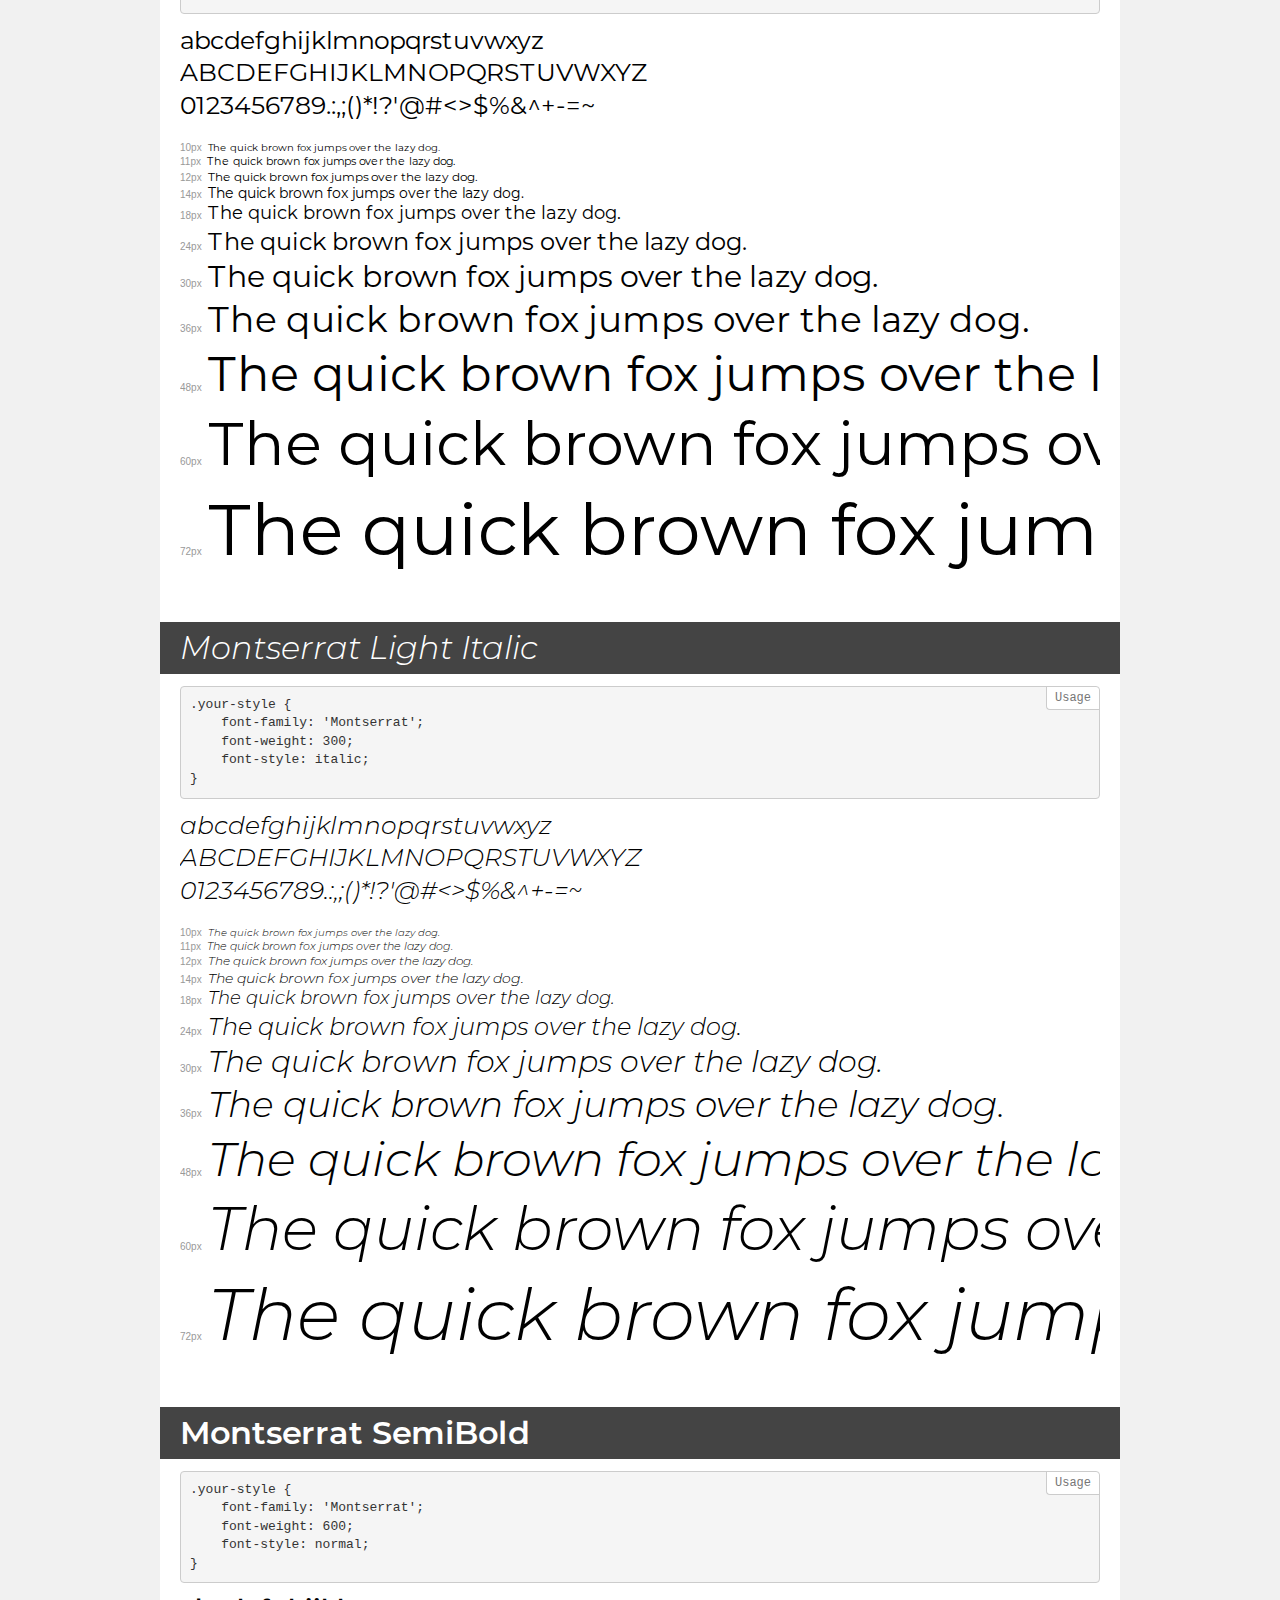
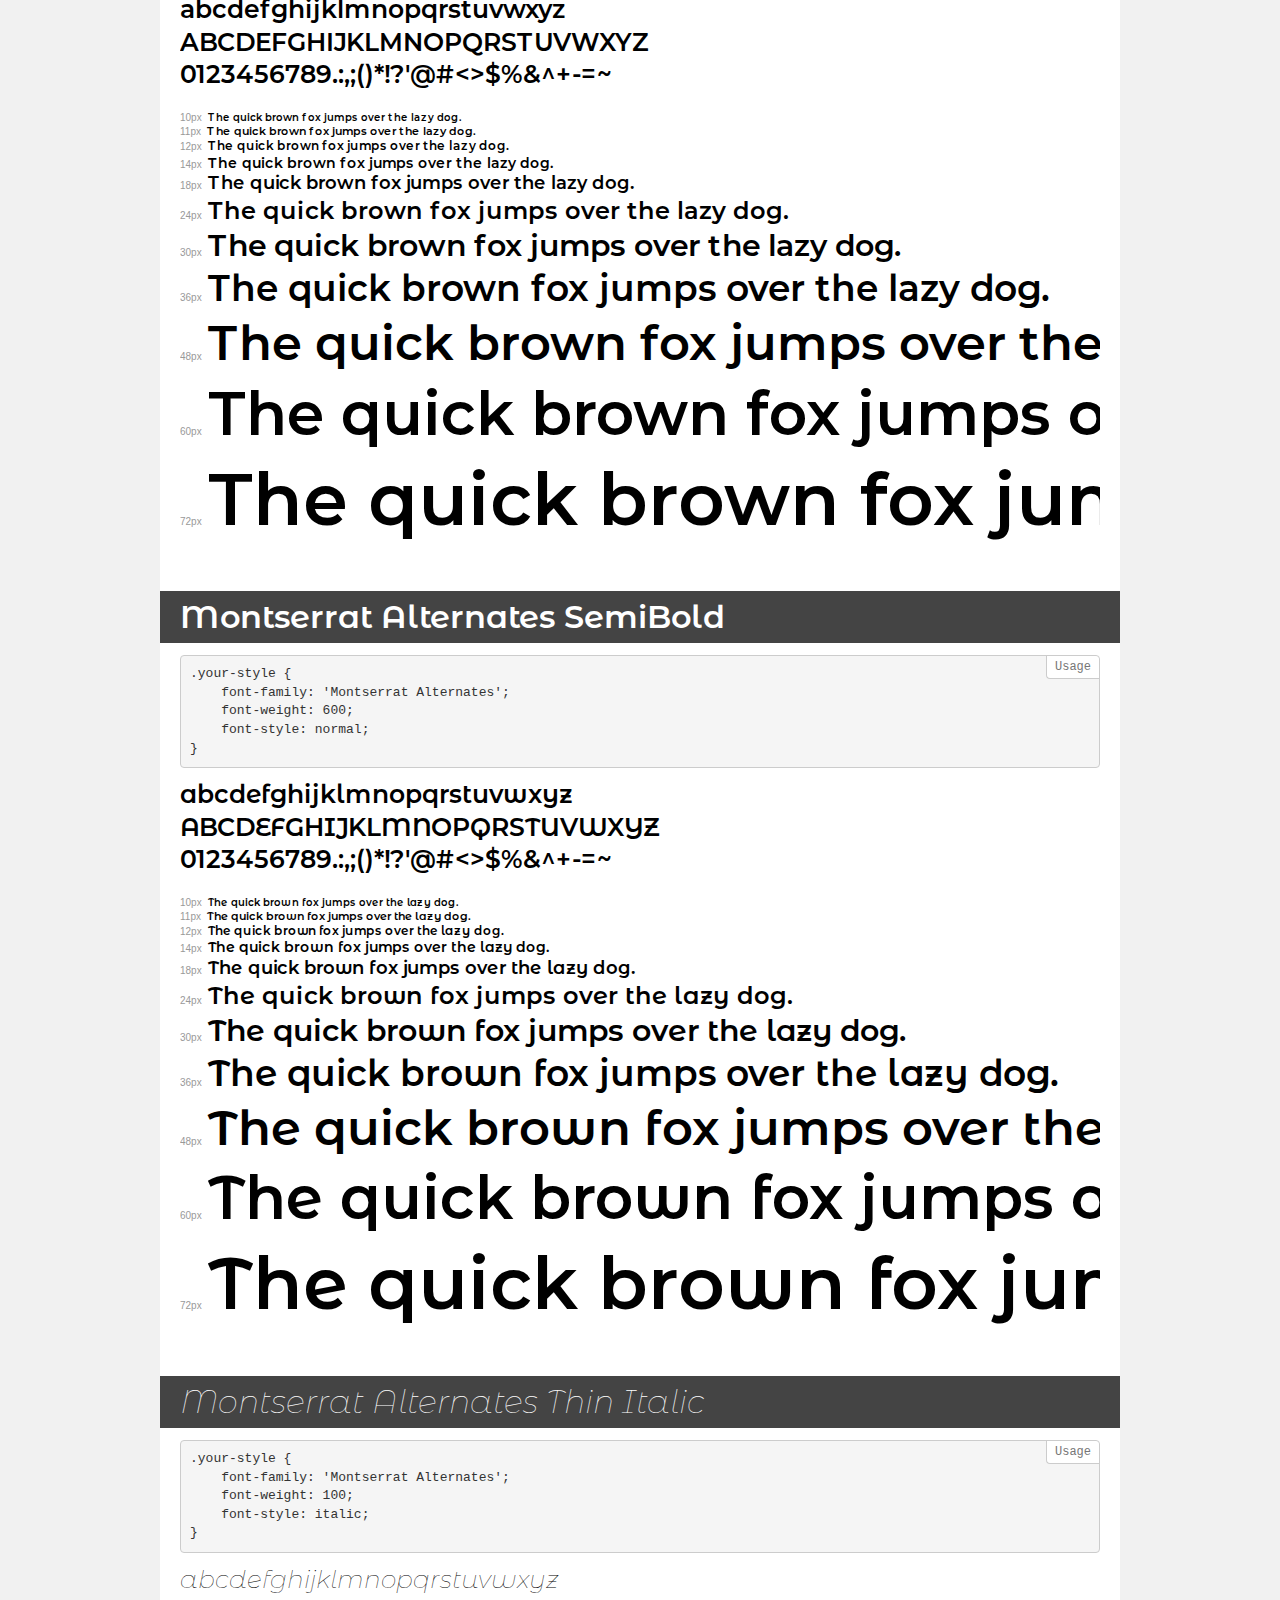
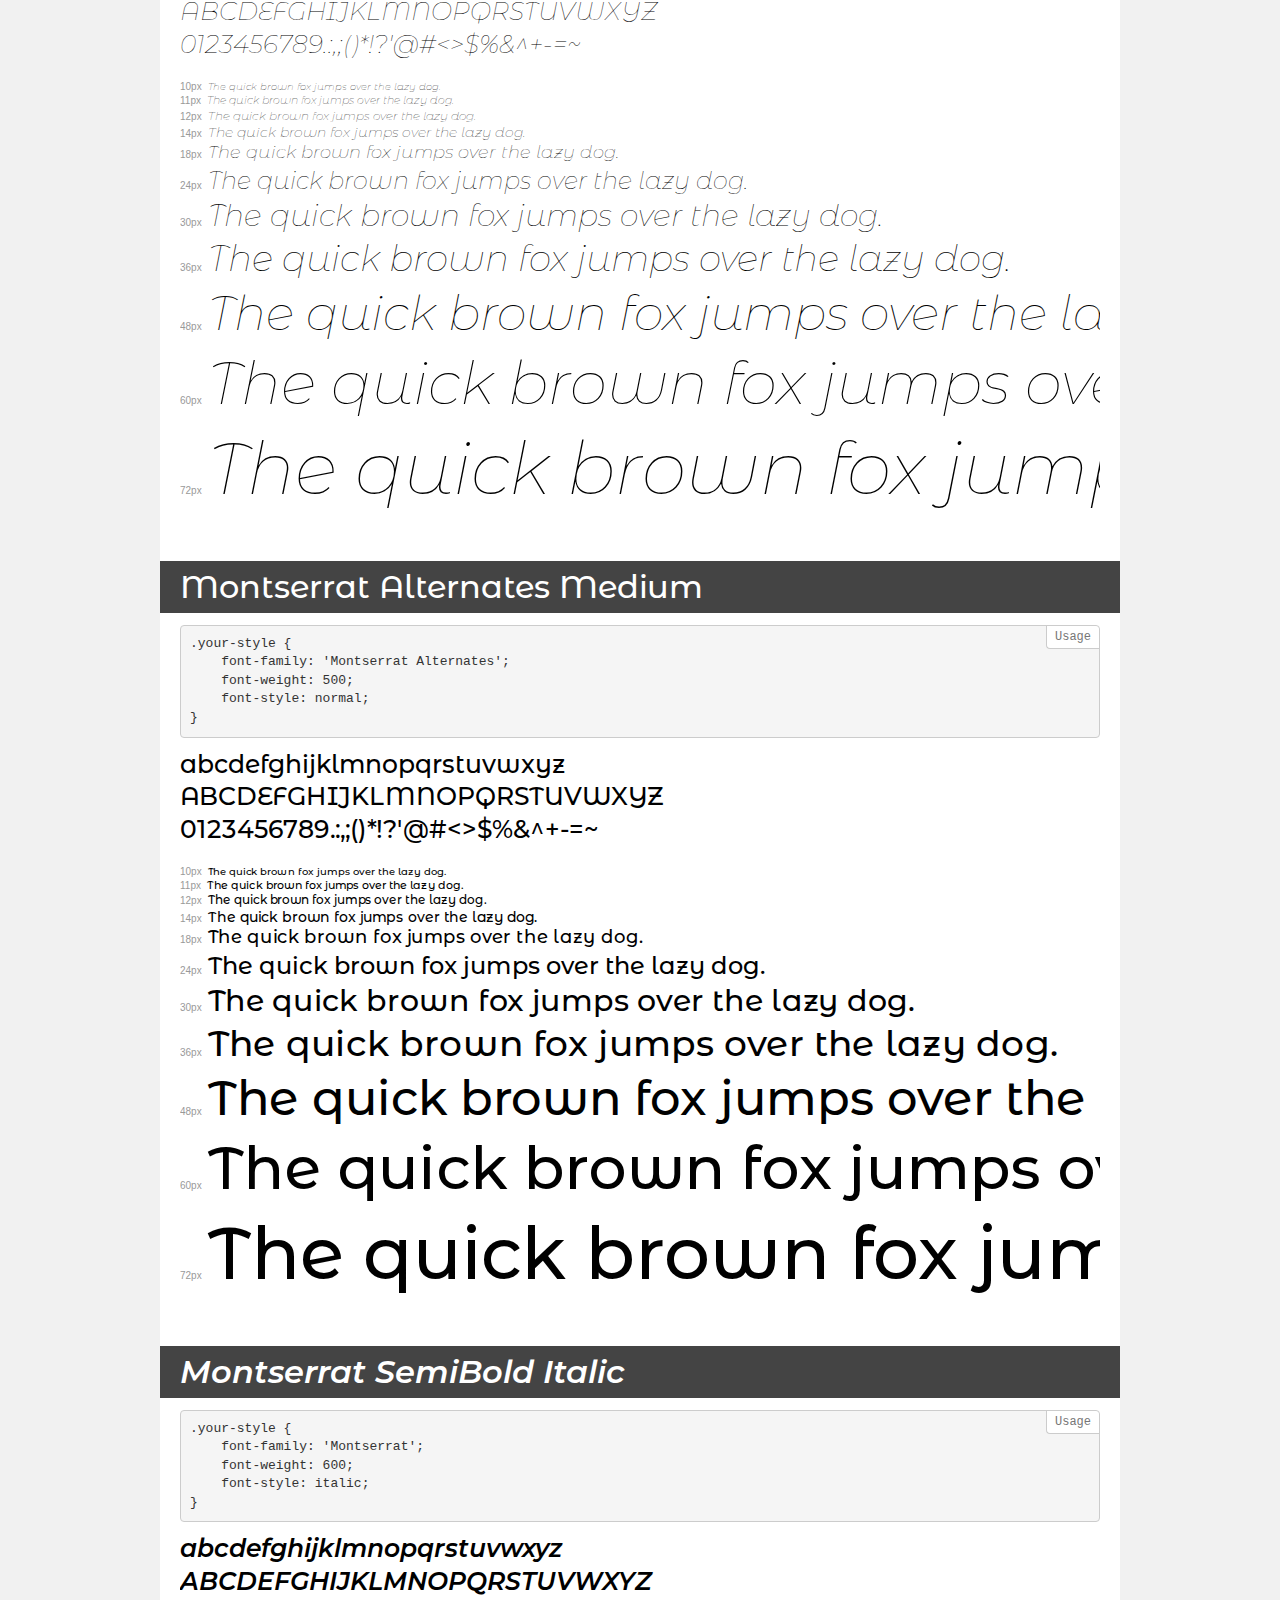
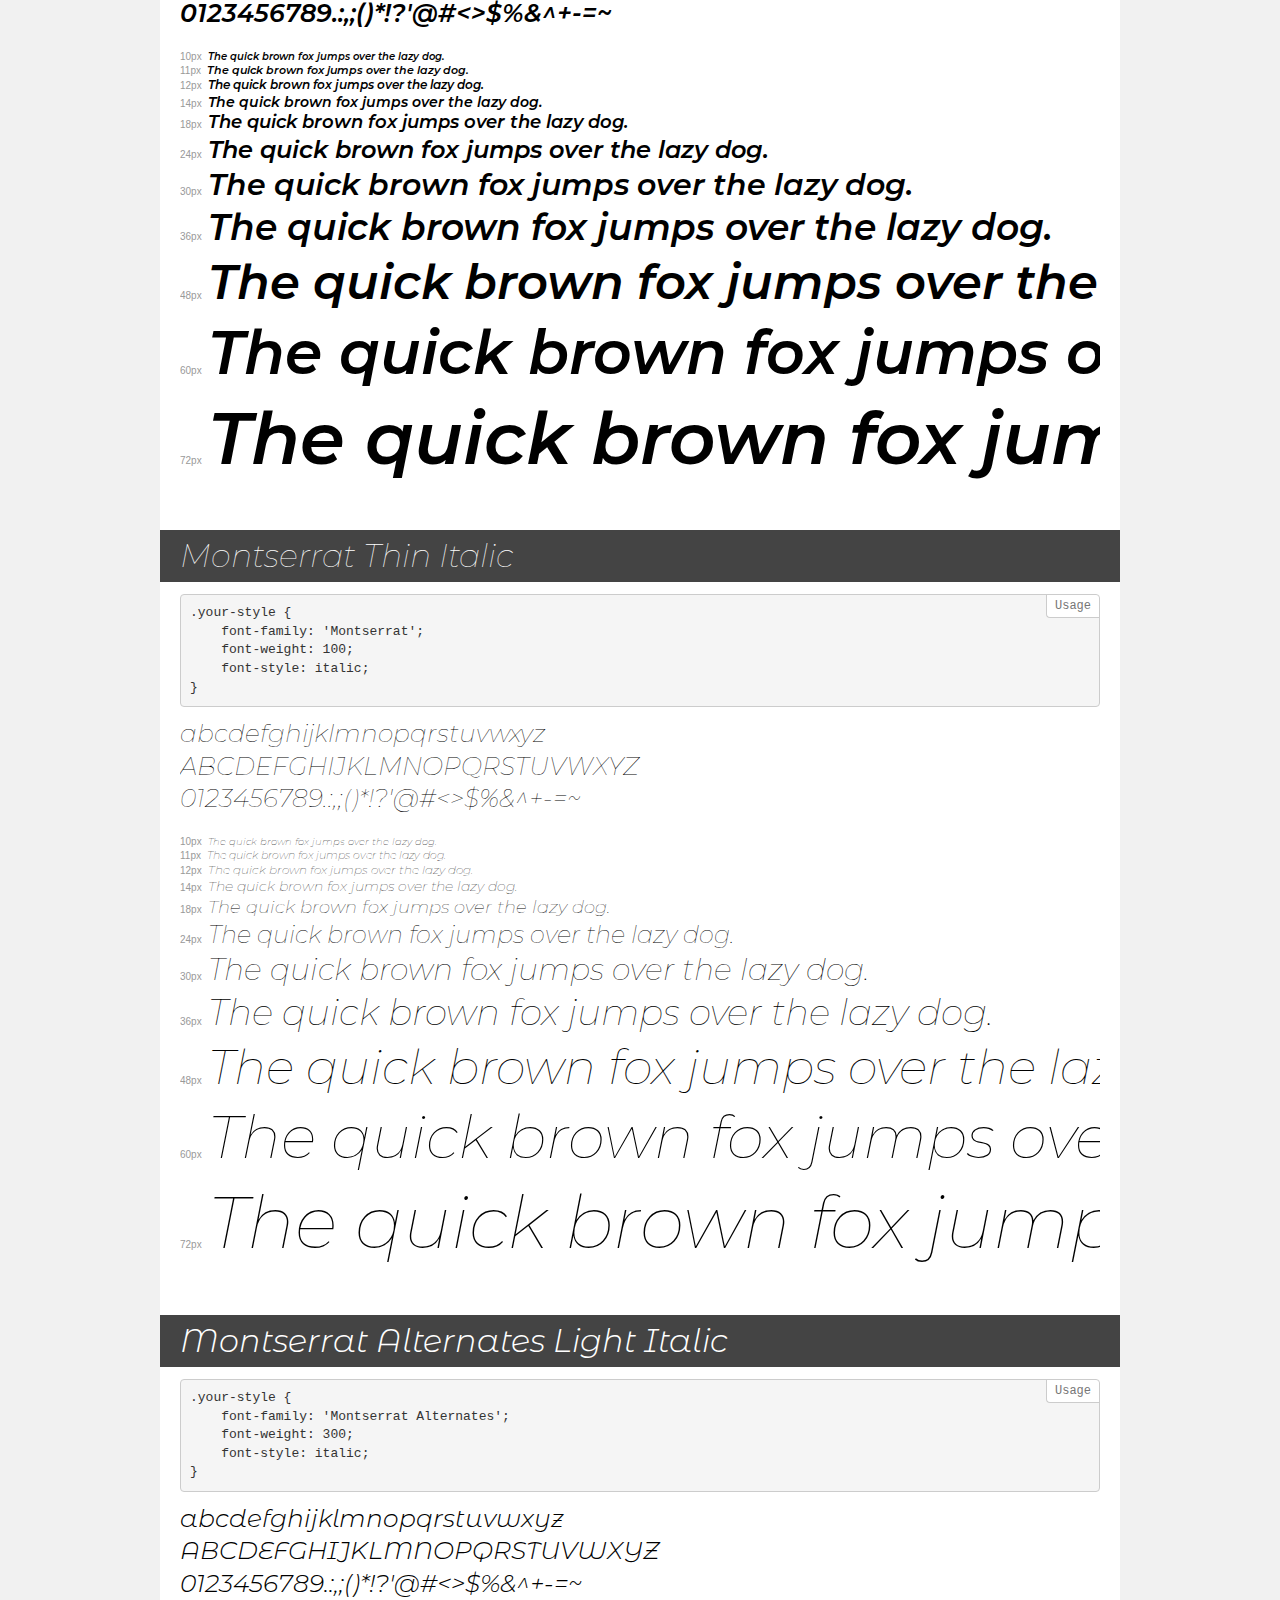
<file: Resources/Fonts/montserrat font/demo.html>
<!DOCTYPE html>
<html>
<head>
    <meta charset="utf-8">
    <meta http-equiv="X-UA-Compatible" content="IE=edge">
    <meta name="viewport" content="width=device-width, initial-scale=1">
    <meta name="robots" content="noindex, noarchive">
    <meta name="format-detection" content="telephone=no">
    <title>Transfonter demo</title>
    <link href="stylesheet.css" rel="stylesheet">
    <style>
        /*
        http://meyerweb.com/eric/tools/css/reset/
        v2.0 | 20110126
        License: none (public domain)
        */
        html, body, div, span, applet, object, iframe,
        h1, h2, h3, h4, h5, h6, p, blockquote, pre,
        a, abbr, acronym, address, big, cite, code,
        del, dfn, em, img, ins, kbd, q, s, samp,
        small, strike, strong, sub, sup, tt, var,
        b, u, i, center,
        dl, dt, dd, ol, ul, li,
        fieldset, form, label, legend,
        table, caption, tbody, tfoot, thead, tr, th, td,
        article, aside, canvas, details, embed,
        figure, figcaption, footer, header, hgroup,
        menu, nav, output, ruby, section, summary,
        time, mark, audio, video {
            margin: 0;
            padding: 0;
            border: 0;
            font-size: 100%;
            font: inherit;
            vertical-align: baseline;
        }
        /* HTML5 display-role reset for older browsers */
        article, aside, details, figcaption, figure,
        footer, header, hgroup, menu, nav, section {
            display: block;
        }
        body {
            line-height: 1;
        }
        ol, ul {
            list-style: none;
        }
        blockquote, q {
            quotes: none;
        }
        blockquote:before, blockquote:after,
        q:before, q:after {
            content: '';
            content: none;
        }
        table {
            border-collapse: collapse;
            border-spacing: 0;
        }
        /* common styles */
        body {
            background: #f1f1f1;
            color: #000;
        }
        .page {
            background: #fff;
            width: 920px;
            margin: 0 auto;
            padding: 20px 20px 0 20px;
            overflow: hidden;
        }
        .font-container {
            overflow-x: auto;
            overflow-y: hidden;
            margin-bottom: 40px;
            line-height: 1.3;
            white-space: nowrap;
            padding-bottom: 5px;
        }
        h1 {
            position: relative;
            background: #444;
            font-size: 32px;
            color: #fff;
            padding: 10px 20px;
            margin: 0 -20px 12px -20px;
        }
        .letters {
            font-size: 25px;
            margin-bottom: 20px;
        }
        .s10:before {
            content: '10px';
        }
        .s11:before {
            content: '11px';
        }
        .s12:before {
            content: '12px';
        }
        .s14:before {
            content: '14px';
        }
        .s18:before {
            content: '18px';
        }
        .s24:before {
            content: '24px';
        }
        .s30:before {
            content: '30px';
        }
        .s36:before {
            content: '36px';
        }
        .s48:before {
            content: '48px';
        }
        .s60:before {
            content: '60px';
        }
        .s72:before {
            content: '72px';
        }
        .s10:before, .s11:before, .s12:before, .s14:before,
        .s18:before, .s24:before, .s30:before, .s36:before,
        .s48:before, .s60:before, .s72:before {
            font-family: Arial, sans-serif;
            font-size: 10px;
            font-weight: normal;
            font-style: normal;
            color: #999;
            padding-right: 6px;
        }
        pre {
            display: block;
            position: relative;
            padding: 9px;
            margin: 0 0 10px;
            font-family: Monaco, Menlo, Consolas, "Courier New", monospace !important;
            font-size: 13px;
            line-height: 1.428571429;
            color: #333;
            font-weight: normal !important;
            font-style: normal !important;
            background-color: #f5f5f5;
            border: 1px solid #ccc;
            overflow-x: auto;
            border-radius: 4px;
        }
        pre:after {
            display: block;
            position: absolute;
            right: 0;
            top: 0;
            content: 'Usage';
            line-height: 1;
            padding: 5px 8px;
            font-size: 12px;
            color: #767676;
            background-color: #fff;
            border: 1px solid #ccc;
            border-right: none;
            border-top: none;
            border-radius: 0 4px 0 4px;
            z-index: 10;
        }
        /* responsive */
        @media (max-width: 959px) {
            .page {
                width: auto;
                margin: 0;
            }
        }
    </style>
</head>
<body>
<div class="page">
    <div class="demo" style="font-family: 'Montserrat Alternates'; font-weight: 900; font-style: normal;">
        <h1>Montserrat Alternates Black</h1>
        <pre>.your-style {
    font-family: 'Montserrat Alternates';
    font-weight: 900;
    font-style: normal;
}</pre>
        <div class="font-container">
            <p class="letters">
                abcdefghijklmnopqrstuvwxyz<br>
ABCDEFGHIJKLMNOPQRSTUVWXYZ<br>
                0123456789.:,;()*!?'@#<>$%&^+-=~
            </p>
            <p class="s10" style="font-size: 10px;">The quick brown fox jumps over the lazy dog.</p>
            <p class="s11" style="font-size: 11px;">The quick brown fox jumps over the lazy dog.</p>
            <p class="s12" style="font-size: 12px;">The quick brown fox jumps over the lazy dog.</p>
            <p class="s14" style="font-size: 14px;">The quick brown fox jumps over the lazy dog.</p>
            <p class="s18" style="font-size: 18px;">The quick brown fox jumps over the lazy dog.</p>
            <p class="s24" style="font-size: 24px;">The quick brown fox jumps over the lazy dog.</p>
            <p class="s30" style="font-size: 30px;">The quick brown fox jumps over the lazy dog.</p>
            <p class="s36" style="font-size: 36px;">The quick brown fox jumps over the lazy dog.</p>
            <p class="s48" style="font-size: 48px;">The quick brown fox jumps over the lazy dog.</p>
            <p class="s60" style="font-size: 60px;">The quick brown fox jumps over the lazy dog.</p>
            <p class="s72" style="font-size: 72px;">The quick brown fox jumps over the lazy dog.</p>
        </div>
    </div>
    <div class="demo" style="font-family: 'Montserrat'; font-weight: 100; font-style: normal;">
        <h1>Montserrat Thin</h1>
        <pre>.your-style {
    font-family: 'Montserrat';
    font-weight: 100;
    font-style: normal;
}</pre>
        <div class="font-container">
            <p class="letters">
                abcdefghijklmnopqrstuvwxyz<br>
ABCDEFGHIJKLMNOPQRSTUVWXYZ<br>
                0123456789.:,;()*!?'@#<>$%&^+-=~
            </p>
            <p class="s10" style="font-size: 10px;">The quick brown fox jumps over the lazy dog.</p>
            <p class="s11" style="font-size: 11px;">The quick brown fox jumps over the lazy dog.</p>
            <p class="s12" style="font-size: 12px;">The quick brown fox jumps over the lazy dog.</p>
            <p class="s14" style="font-size: 14px;">The quick brown fox jumps over the lazy dog.</p>
            <p class="s18" style="font-size: 18px;">The quick brown fox jumps over the lazy dog.</p>
            <p class="s24" style="font-size: 24px;">The quick brown fox jumps over the lazy dog.</p>
            <p class="s30" style="font-size: 30px;">The quick brown fox jumps over the lazy dog.</p>
            <p class="s36" style="font-size: 36px;">The quick brown fox jumps over the lazy dog.</p>
            <p class="s48" style="font-size: 48px;">The quick brown fox jumps over the lazy dog.</p>
            <p class="s60" style="font-size: 60px;">The quick brown fox jumps over the lazy dog.</p>
            <p class="s72" style="font-size: 72px;">The quick brown fox jumps over the lazy dog.</p>
        </div>
    </div>
    <div class="demo" style="font-family: 'Montserrat'; font-weight: 800; font-style: italic;">
        <h1>Montserrat ExtraBold Italic</h1>
        <pre>.your-style {
    font-family: 'Montserrat';
    font-weight: 800;
    font-style: italic;
}</pre>
        <div class="font-container">
            <p class="letters">
                abcdefghijklmnopqrstuvwxyz<br>
ABCDEFGHIJKLMNOPQRSTUVWXYZ<br>
                0123456789.:,;()*!?'@#<>$%&^+-=~
            </p>
            <p class="s10" style="font-size: 10px;">The quick brown fox jumps over the lazy dog.</p>
            <p class="s11" style="font-size: 11px;">The quick brown fox jumps over the lazy dog.</p>
            <p class="s12" style="font-size: 12px;">The quick brown fox jumps over the lazy dog.</p>
            <p class="s14" style="font-size: 14px;">The quick brown fox jumps over the lazy dog.</p>
            <p class="s18" style="font-size: 18px;">The quick brown fox jumps over the lazy dog.</p>
            <p class="s24" style="font-size: 24px;">The quick brown fox jumps over the lazy dog.</p>
            <p class="s30" style="font-size: 30px;">The quick brown fox jumps over the lazy dog.</p>
            <p class="s36" style="font-size: 36px;">The quick brown fox jumps over the lazy dog.</p>
            <p class="s48" style="font-size: 48px;">The quick brown fox jumps over the lazy dog.</p>
            <p class="s60" style="font-size: 60px;">The quick brown fox jumps over the lazy dog.</p>
            <p class="s72" style="font-size: 72px;">The quick brown fox jumps over the lazy dog.</p>
        </div>
    </div>
    <div class="demo" style="font-family: 'Montserrat Alternates'; font-weight: 300; font-style: normal;">
        <h1>Montserrat Alternates Light</h1>
        <pre>.your-style {
    font-family: 'Montserrat Alternates';
    font-weight: 300;
    font-style: normal;
}</pre>
        <div class="font-container">
            <p class="letters">
                abcdefghijklmnopqrstuvwxyz<br>
ABCDEFGHIJKLMNOPQRSTUVWXYZ<br>
                0123456789.:,;()*!?'@#<>$%&^+-=~
            </p>
            <p class="s10" style="font-size: 10px;">The quick brown fox jumps over the lazy dog.</p>
            <p class="s11" style="font-size: 11px;">The quick brown fox jumps over the lazy dog.</p>
            <p class="s12" style="font-size: 12px;">The quick brown fox jumps over the lazy dog.</p>
            <p class="s14" style="font-size: 14px;">The quick brown fox jumps over the lazy dog.</p>
            <p class="s18" style="font-size: 18px;">The quick brown fox jumps over the lazy dog.</p>
            <p class="s24" style="font-size: 24px;">The quick brown fox jumps over the lazy dog.</p>
            <p class="s30" style="font-size: 30px;">The quick brown fox jumps over the lazy dog.</p>
            <p class="s36" style="font-size: 36px;">The quick brown fox jumps over the lazy dog.</p>
            <p class="s48" style="font-size: 48px;">The quick brown fox jumps over the lazy dog.</p>
            <p class="s60" style="font-size: 60px;">The quick brown fox jumps over the lazy dog.</p>
            <p class="s72" style="font-size: 72px;">The quick brown fox jumps over the lazy dog.</p>
        </div>
    </div>
    <div class="demo" style="font-family: 'Montserrat Alternates'; font-weight: 900; font-style: italic;">
        <h1>Montserrat Alternates Black Italic</h1>
        <pre>.your-style {
    font-family: 'Montserrat Alternates';
    font-weight: 900;
    font-style: italic;
}</pre>
        <div class="font-container">
            <p class="letters">
                abcdefghijklmnopqrstuvwxyz<br>
ABCDEFGHIJKLMNOPQRSTUVWXYZ<br>
                0123456789.:,;()*!?'@#<>$%&^+-=~
            </p>
            <p class="s10" style="font-size: 10px;">The quick brown fox jumps over the lazy dog.</p>
            <p class="s11" style="font-size: 11px;">The quick brown fox jumps over the lazy dog.</p>
            <p class="s12" style="font-size: 12px;">The quick brown fox jumps over the lazy dog.</p>
            <p class="s14" style="font-size: 14px;">The quick brown fox jumps over the lazy dog.</p>
            <p class="s18" style="font-size: 18px;">The quick brown fox jumps over the lazy dog.</p>
            <p class="s24" style="font-size: 24px;">The quick brown fox jumps over the lazy dog.</p>
            <p class="s30" style="font-size: 30px;">The quick brown fox jumps over the lazy dog.</p>
            <p class="s36" style="font-size: 36px;">The quick brown fox jumps over the lazy dog.</p>
            <p class="s48" style="font-size: 48px;">The quick brown fox jumps over the lazy dog.</p>
            <p class="s60" style="font-size: 60px;">The quick brown fox jumps over the lazy dog.</p>
            <p class="s72" style="font-size: 72px;">The quick brown fox jumps over the lazy dog.</p>
        </div>
    </div>
    <div class="demo" style="font-family: 'Montserrat Alternates'; font-weight: 800; font-style: normal;">
        <h1>Montserrat Alternates ExtraBold</h1>
        <pre>.your-style {
    font-family: 'Montserrat Alternates';
    font-weight: 800;
    font-style: normal;
}</pre>
        <div class="font-container">
            <p class="letters">
                abcdefghijklmnopqrstuvwxyz<br>
ABCDEFGHIJKLMNOPQRSTUVWXYZ<br>
                0123456789.:,;()*!?'@#<>$%&^+-=~
            </p>
            <p class="s10" style="font-size: 10px;">The quick brown fox jumps over the lazy dog.</p>
            <p class="s11" style="font-size: 11px;">The quick brown fox jumps over the lazy dog.</p>
            <p class="s12" style="font-size: 12px;">The quick brown fox jumps over the lazy dog.</p>
            <p class="s14" style="font-size: 14px;">The quick brown fox jumps over the lazy dog.</p>
            <p class="s18" style="font-size: 18px;">The quick brown fox jumps over the lazy dog.</p>
            <p class="s24" style="font-size: 24px;">The quick brown fox jumps over the lazy dog.</p>
            <p class="s30" style="font-size: 30px;">The quick brown fox jumps over the lazy dog.</p>
            <p class="s36" style="font-size: 36px;">The quick brown fox jumps over the lazy dog.</p>
            <p class="s48" style="font-size: 48px;">The quick brown fox jumps over the lazy dog.</p>
            <p class="s60" style="font-size: 60px;">The quick brown fox jumps over the lazy dog.</p>
            <p class="s72" style="font-size: 72px;">The quick brown fox jumps over the lazy dog.</p>
        </div>
    </div>
    <div class="demo" style="font-family: 'Montserrat'; font-weight: 200; font-style: normal;">
        <h1>Montserrat ExtraLight</h1>
        <pre>.your-style {
    font-family: 'Montserrat';
    font-weight: 200;
    font-style: normal;
}</pre>
        <div class="font-container">
            <p class="letters">
                abcdefghijklmnopqrstuvwxyz<br>
ABCDEFGHIJKLMNOPQRSTUVWXYZ<br>
                0123456789.:,;()*!?'@#<>$%&^+-=~
            </p>
            <p class="s10" style="font-size: 10px;">The quick brown fox jumps over the lazy dog.</p>
            <p class="s11" style="font-size: 11px;">The quick brown fox jumps over the lazy dog.</p>
            <p class="s12" style="font-size: 12px;">The quick brown fox jumps over the lazy dog.</p>
            <p class="s14" style="font-size: 14px;">The quick brown fox jumps over the lazy dog.</p>
            <p class="s18" style="font-size: 18px;">The quick brown fox jumps over the lazy dog.</p>
            <p class="s24" style="font-size: 24px;">The quick brown fox jumps over the lazy dog.</p>
            <p class="s30" style="font-size: 30px;">The quick brown fox jumps over the lazy dog.</p>
            <p class="s36" style="font-size: 36px;">The quick brown fox jumps over the lazy dog.</p>
            <p class="s48" style="font-size: 48px;">The quick brown fox jumps over the lazy dog.</p>
            <p class="s60" style="font-size: 60px;">The quick brown fox jumps over the lazy dog.</p>
            <p class="s72" style="font-size: 72px;">The quick brown fox jumps over the lazy dog.</p>
        </div>
    </div>
    <div class="demo" style="font-family: 'Montserrat'; font-weight: 900; font-style: normal;">
        <h1>Montserrat Black</h1>
        <pre>.your-style {
    font-family: 'Montserrat';
    font-weight: 900;
    font-style: normal;
}</pre>
        <div class="font-container">
            <p class="letters">
                abcdefghijklmnopqrstuvwxyz<br>
ABCDEFGHIJKLMNOPQRSTUVWXYZ<br>
                0123456789.:,;()*!?'@#<>$%&^+-=~
            </p>
            <p class="s10" style="font-size: 10px;">The quick brown fox jumps over the lazy dog.</p>
            <p class="s11" style="font-size: 11px;">The quick brown fox jumps over the lazy dog.</p>
            <p class="s12" style="font-size: 12px;">The quick brown fox jumps over the lazy dog.</p>
            <p class="s14" style="font-size: 14px;">The quick brown fox jumps over the lazy dog.</p>
            <p class="s18" style="font-size: 18px;">The quick brown fox jumps over the lazy dog.</p>
            <p class="s24" style="font-size: 24px;">The quick brown fox jumps over the lazy dog.</p>
            <p class="s30" style="font-size: 30px;">The quick brown fox jumps over the lazy dog.</p>
            <p class="s36" style="font-size: 36px;">The quick brown fox jumps over the lazy dog.</p>
            <p class="s48" style="font-size: 48px;">The quick brown fox jumps over the lazy dog.</p>
            <p class="s60" style="font-size: 60px;">The quick brown fox jumps over the lazy dog.</p>
            <p class="s72" style="font-size: 72px;">The quick brown fox jumps over the lazy dog.</p>
        </div>
    </div>
    <div class="demo" style="font-family: 'Montserrat Alternates ExLight'; font-weight: 200; font-style: italic;">
        <h1>Montserrat Alternates ExtraLight Italic</h1>
        <pre>.your-style {
    font-family: 'Montserrat Alternates ExLight';
    font-weight: 200;
    font-style: italic;
}</pre>
        <div class="font-container">
            <p class="letters">
                abcdefghijklmnopqrstuvwxyz<br>
ABCDEFGHIJKLMNOPQRSTUVWXYZ<br>
                0123456789.:,;()*!?'@#<>$%&^+-=~
            </p>
            <p class="s10" style="font-size: 10px;">The quick brown fox jumps over the lazy dog.</p>
            <p class="s11" style="font-size: 11px;">The quick brown fox jumps over the lazy dog.</p>
            <p class="s12" style="font-size: 12px;">The quick brown fox jumps over the lazy dog.</p>
            <p class="s14" style="font-size: 14px;">The quick brown fox jumps over the lazy dog.</p>
            <p class="s18" style="font-size: 18px;">The quick brown fox jumps over the lazy dog.</p>
            <p class="s24" style="font-size: 24px;">The quick brown fox jumps over the lazy dog.</p>
            <p class="s30" style="font-size: 30px;">The quick brown fox jumps over the lazy dog.</p>
            <p class="s36" style="font-size: 36px;">The quick brown fox jumps over the lazy dog.</p>
            <p class="s48" style="font-size: 48px;">The quick brown fox jumps over the lazy dog.</p>
            <p class="s60" style="font-size: 60px;">The quick brown fox jumps over the lazy dog.</p>
            <p class="s72" style="font-size: 72px;">The quick brown fox jumps over the lazy dog.</p>
        </div>
    </div>
    <div class="demo" style="font-family: 'Montserrat Alternates'; font-weight: 500; font-style: italic;">
        <h1>Montserrat Alternates Medium Italic</h1>
        <pre>.your-style {
    font-family: 'Montserrat Alternates';
    font-weight: 500;
    font-style: italic;
}</pre>
        <div class="font-container">
            <p class="letters">
                abcdefghijklmnopqrstuvwxyz<br>
ABCDEFGHIJKLMNOPQRSTUVWXYZ<br>
                0123456789.:,;()*!?'@#<>$%&^+-=~
            </p>
            <p class="s10" style="font-size: 10px;">The quick brown fox jumps over the lazy dog.</p>
            <p class="s11" style="font-size: 11px;">The quick brown fox jumps over the lazy dog.</p>
            <p class="s12" style="font-size: 12px;">The quick brown fox jumps over the lazy dog.</p>
            <p class="s14" style="font-size: 14px;">The quick brown fox jumps over the lazy dog.</p>
            <p class="s18" style="font-size: 18px;">The quick brown fox jumps over the lazy dog.</p>
            <p class="s24" style="font-size: 24px;">The quick brown fox jumps over the lazy dog.</p>
            <p class="s30" style="font-size: 30px;">The quick brown fox jumps over the lazy dog.</p>
            <p class="s36" style="font-size: 36px;">The quick brown fox jumps over the lazy dog.</p>
            <p class="s48" style="font-size: 48px;">The quick brown fox jumps over the lazy dog.</p>
            <p class="s60" style="font-size: 60px;">The quick brown fox jumps over the lazy dog.</p>
            <p class="s72" style="font-size: 72px;">The quick brown fox jumps over the lazy dog.</p>
        </div>
    </div>
    <div class="demo" style="font-family: 'Montserrat Alternates'; font-weight: normal; font-style: normal;">
        <h1>Montserrat Alternates Regular</h1>
        <pre>.your-style {
    font-family: 'Montserrat Alternates';
    font-weight: normal;
    font-style: normal;
}</pre>
        <div class="font-container">
            <p class="letters">
                abcdefghijklmnopqrstuvwxyz<br>
ABCDEFGHIJKLMNOPQRSTUVWXYZ<br>
                0123456789.:,;()*!?'@#<>$%&^+-=~
            </p>
            <p class="s10" style="font-size: 10px;">The quick brown fox jumps over the lazy dog.</p>
            <p class="s11" style="font-size: 11px;">The quick brown fox jumps over the lazy dog.</p>
            <p class="s12" style="font-size: 12px;">The quick brown fox jumps over the lazy dog.</p>
            <p class="s14" style="font-size: 14px;">The quick brown fox jumps over the lazy dog.</p>
            <p class="s18" style="font-size: 18px;">The quick brown fox jumps over the lazy dog.</p>
            <p class="s24" style="font-size: 24px;">The quick brown fox jumps over the lazy dog.</p>
            <p class="s30" style="font-size: 30px;">The quick brown fox jumps over the lazy dog.</p>
            <p class="s36" style="font-size: 36px;">The quick brown fox jumps over the lazy dog.</p>
            <p class="s48" style="font-size: 48px;">The quick brown fox jumps over the lazy dog.</p>
            <p class="s60" style="font-size: 60px;">The quick brown fox jumps over the lazy dog.</p>
            <p class="s72" style="font-size: 72px;">The quick brown fox jumps over the lazy dog.</p>
        </div>
    </div>
    <div class="demo" style="font-family: 'Montserrat Alternates ExLight'; font-weight: 200; font-style: normal;">
        <h1>Montserrat Alternates ExtraLight</h1>
        <pre>.your-style {
    font-family: 'Montserrat Alternates ExLight';
    font-weight: 200;
    font-style: normal;
}</pre>
        <div class="font-container">
            <p class="letters">
                abcdefghijklmnopqrstuvwxyz<br>
ABCDEFGHIJKLMNOPQRSTUVWXYZ<br>
                0123456789.:,;()*!?'@#<>$%&^+-=~
            </p>
            <p class="s10" style="font-size: 10px;">The quick brown fox jumps over the lazy dog.</p>
            <p class="s11" style="font-size: 11px;">The quick brown fox jumps over the lazy dog.</p>
            <p class="s12" style="font-size: 12px;">The quick brown fox jumps over the lazy dog.</p>
            <p class="s14" style="font-size: 14px;">The quick brown fox jumps over the lazy dog.</p>
            <p class="s18" style="font-size: 18px;">The quick brown fox jumps over the lazy dog.</p>
            <p class="s24" style="font-size: 24px;">The quick brown fox jumps over the lazy dog.</p>
            <p class="s30" style="font-size: 30px;">The quick brown fox jumps over the lazy dog.</p>
            <p class="s36" style="font-size: 36px;">The quick brown fox jumps over the lazy dog.</p>
            <p class="s48" style="font-size: 48px;">The quick brown fox jumps over the lazy dog.</p>
            <p class="s60" style="font-size: 60px;">The quick brown fox jumps over the lazy dog.</p>
            <p class="s72" style="font-size: 72px;">The quick brown fox jumps over the lazy dog.</p>
        </div>
    </div>
    <div class="demo" style="font-family: 'Montserrat'; font-weight: normal; font-style: normal;">
        <h1>Montserrat Regular</h1>
        <pre>.your-style {
    font-family: 'Montserrat';
    font-weight: normal;
    font-style: normal;
}</pre>
        <div class="font-container">
            <p class="letters">
                abcdefghijklmnopqrstuvwxyz<br>
ABCDEFGHIJKLMNOPQRSTUVWXYZ<br>
                0123456789.:,;()*!?'@#<>$%&^+-=~
            </p>
            <p class="s10" style="font-size: 10px;">The quick brown fox jumps over the lazy dog.</p>
            <p class="s11" style="font-size: 11px;">The quick brown fox jumps over the lazy dog.</p>
            <p class="s12" style="font-size: 12px;">The quick brown fox jumps over the lazy dog.</p>
            <p class="s14" style="font-size: 14px;">The quick brown fox jumps over the lazy dog.</p>
            <p class="s18" style="font-size: 18px;">The quick brown fox jumps over the lazy dog.</p>
            <p class="s24" style="font-size: 24px;">The quick brown fox jumps over the lazy dog.</p>
            <p class="s30" style="font-size: 30px;">The quick brown fox jumps over the lazy dog.</p>
            <p class="s36" style="font-size: 36px;">The quick brown fox jumps over the lazy dog.</p>
            <p class="s48" style="font-size: 48px;">The quick brown fox jumps over the lazy dog.</p>
            <p class="s60" style="font-size: 60px;">The quick brown fox jumps over the lazy dog.</p>
            <p class="s72" style="font-size: 72px;">The quick brown fox jumps over the lazy dog.</p>
        </div>
    </div>
    <div class="demo" style="font-family: 'Montserrat'; font-weight: 300; font-style: italic;">
        <h1>Montserrat Light Italic</h1>
        <pre>.your-style {
    font-family: 'Montserrat';
    font-weight: 300;
    font-style: italic;
}</pre>
        <div class="font-container">
            <p class="letters">
                abcdefghijklmnopqrstuvwxyz<br>
ABCDEFGHIJKLMNOPQRSTUVWXYZ<br>
                0123456789.:,;()*!?'@#<>$%&^+-=~
            </p>
            <p class="s10" style="font-size: 10px;">The quick brown fox jumps over the lazy dog.</p>
            <p class="s11" style="font-size: 11px;">The quick brown fox jumps over the lazy dog.</p>
            <p class="s12" style="font-size: 12px;">The quick brown fox jumps over the lazy dog.</p>
            <p class="s14" style="font-size: 14px;">The quick brown fox jumps over the lazy dog.</p>
            <p class="s18" style="font-size: 18px;">The quick brown fox jumps over the lazy dog.</p>
            <p class="s24" style="font-size: 24px;">The quick brown fox jumps over the lazy dog.</p>
            <p class="s30" style="font-size: 30px;">The quick brown fox jumps over the lazy dog.</p>
            <p class="s36" style="font-size: 36px;">The quick brown fox jumps over the lazy dog.</p>
            <p class="s48" style="font-size: 48px;">The quick brown fox jumps over the lazy dog.</p>
            <p class="s60" style="font-size: 60px;">The quick brown fox jumps over the lazy dog.</p>
            <p class="s72" style="font-size: 72px;">The quick brown fox jumps over the lazy dog.</p>
        </div>
    </div>
    <div class="demo" style="font-family: 'Montserrat'; font-weight: 600; font-style: normal;">
        <h1>Montserrat SemiBold</h1>
        <pre>.your-style {
    font-family: 'Montserrat';
    font-weight: 600;
    font-style: normal;
}</pre>
        <div class="font-container">
            <p class="letters">
                abcdefghijklmnopqrstuvwxyz<br>
ABCDEFGHIJKLMNOPQRSTUVWXYZ<br>
                0123456789.:,;()*!?'@#<>$%&^+-=~
            </p>
            <p class="s10" style="font-size: 10px;">The quick brown fox jumps over the lazy dog.</p>
            <p class="s11" style="font-size: 11px;">The quick brown fox jumps over the lazy dog.</p>
            <p class="s12" style="font-size: 12px;">The quick brown fox jumps over the lazy dog.</p>
            <p class="s14" style="font-size: 14px;">The quick brown fox jumps over the lazy dog.</p>
            <p class="s18" style="font-size: 18px;">The quick brown fox jumps over the lazy dog.</p>
            <p class="s24" style="font-size: 24px;">The quick brown fox jumps over the lazy dog.</p>
            <p class="s30" style="font-size: 30px;">The quick brown fox jumps over the lazy dog.</p>
            <p class="s36" style="font-size: 36px;">The quick brown fox jumps over the lazy dog.</p>
            <p class="s48" style="font-size: 48px;">The quick brown fox jumps over the lazy dog.</p>
            <p class="s60" style="font-size: 60px;">The quick brown fox jumps over the lazy dog.</p>
            <p class="s72" style="font-size: 72px;">The quick brown fox jumps over the lazy dog.</p>
        </div>
    </div>
    <div class="demo" style="font-family: 'Montserrat Alternates'; font-weight: 600; font-style: normal;">
        <h1>Montserrat Alternates SemiBold</h1>
        <pre>.your-style {
    font-family: 'Montserrat Alternates';
    font-weight: 600;
    font-style: normal;
}</pre>
        <div class="font-container">
            <p class="letters">
                abcdefghijklmnopqrstuvwxyz<br>
ABCDEFGHIJKLMNOPQRSTUVWXYZ<br>
                0123456789.:,;()*!?'@#<>$%&^+-=~
            </p>
            <p class="s10" style="font-size: 10px;">The quick brown fox jumps over the lazy dog.</p>
            <p class="s11" style="font-size: 11px;">The quick brown fox jumps over the lazy dog.</p>
            <p class="s12" style="font-size: 12px;">The quick brown fox jumps over the lazy dog.</p>
            <p class="s14" style="font-size: 14px;">The quick brown fox jumps over the lazy dog.</p>
            <p class="s18" style="font-size: 18px;">The quick brown fox jumps over the lazy dog.</p>
            <p class="s24" style="font-size: 24px;">The quick brown fox jumps over the lazy dog.</p>
            <p class="s30" style="font-size: 30px;">The quick brown fox jumps over the lazy dog.</p>
            <p class="s36" style="font-size: 36px;">The quick brown fox jumps over the lazy dog.</p>
            <p class="s48" style="font-size: 48px;">The quick brown fox jumps over the lazy dog.</p>
            <p class="s60" style="font-size: 60px;">The quick brown fox jumps over the lazy dog.</p>
            <p class="s72" style="font-size: 72px;">The quick brown fox jumps over the lazy dog.</p>
        </div>
    </div>
    <div class="demo" style="font-family: 'Montserrat Alternates'; font-weight: 100; font-style: italic;">
        <h1>Montserrat Alternates Thin Italic</h1>
        <pre>.your-style {
    font-family: 'Montserrat Alternates';
    font-weight: 100;
    font-style: italic;
}</pre>
        <div class="font-container">
            <p class="letters">
                abcdefghijklmnopqrstuvwxyz<br>
ABCDEFGHIJKLMNOPQRSTUVWXYZ<br>
                0123456789.:,;()*!?'@#<>$%&^+-=~
            </p>
            <p class="s10" style="font-size: 10px;">The quick brown fox jumps over the lazy dog.</p>
            <p class="s11" style="font-size: 11px;">The quick brown fox jumps over the lazy dog.</p>
            <p class="s12" style="font-size: 12px;">The quick brown fox jumps over the lazy dog.</p>
            <p class="s14" style="font-size: 14px;">The quick brown fox jumps over the lazy dog.</p>
            <p class="s18" style="font-size: 18px;">The quick brown fox jumps over the lazy dog.</p>
            <p class="s24" style="font-size: 24px;">The quick brown fox jumps over the lazy dog.</p>
            <p class="s30" style="font-size: 30px;">The quick brown fox jumps over the lazy dog.</p>
            <p class="s36" style="font-size: 36px;">The quick brown fox jumps over the lazy dog.</p>
            <p class="s48" style="font-size: 48px;">The quick brown fox jumps over the lazy dog.</p>
            <p class="s60" style="font-size: 60px;">The quick brown fox jumps over the lazy dog.</p>
            <p class="s72" style="font-size: 72px;">The quick brown fox jumps over the lazy dog.</p>
        </div>
    </div>
    <div class="demo" style="font-family: 'Montserrat Alternates'; font-weight: 500; font-style: normal;">
        <h1>Montserrat Alternates Medium</h1>
        <pre>.your-style {
    font-family: 'Montserrat Alternates';
    font-weight: 500;
    font-style: normal;
}</pre>
        <div class="font-container">
            <p class="letters">
                abcdefghijklmnopqrstuvwxyz<br>
ABCDEFGHIJKLMNOPQRSTUVWXYZ<br>
                0123456789.:,;()*!?'@#<>$%&^+-=~
            </p>
            <p class="s10" style="font-size: 10px;">The quick brown fox jumps over the lazy dog.</p>
            <p class="s11" style="font-size: 11px;">The quick brown fox jumps over the lazy dog.</p>
            <p class="s12" style="font-size: 12px;">The quick brown fox jumps over the lazy dog.</p>
            <p class="s14" style="font-size: 14px;">The quick brown fox jumps over the lazy dog.</p>
            <p class="s18" style="font-size: 18px;">The quick brown fox jumps over the lazy dog.</p>
            <p class="s24" style="font-size: 24px;">The quick brown fox jumps over the lazy dog.</p>
            <p class="s30" style="font-size: 30px;">The quick brown fox jumps over the lazy dog.</p>
            <p class="s36" style="font-size: 36px;">The quick brown fox jumps over the lazy dog.</p>
            <p class="s48" style="font-size: 48px;">The quick brown fox jumps over the lazy dog.</p>
            <p class="s60" style="font-size: 60px;">The quick brown fox jumps over the lazy dog.</p>
            <p class="s72" style="font-size: 72px;">The quick brown fox jumps over the lazy dog.</p>
        </div>
    </div>
    <div class="demo" style="font-family: 'Montserrat'; font-weight: 600; font-style: italic;">
        <h1>Montserrat SemiBold Italic</h1>
        <pre>.your-style {
    font-family: 'Montserrat';
    font-weight: 600;
    font-style: italic;
}</pre>
        <div class="font-container">
            <p class="letters">
                abcdefghijklmnopqrstuvwxyz<br>
ABCDEFGHIJKLMNOPQRSTUVWXYZ<br>
                0123456789.:,;()*!?'@#<>$%&^+-=~
            </p>
            <p class="s10" style="font-size: 10px;">The quick brown fox jumps over the lazy dog.</p>
            <p class="s11" style="font-size: 11px;">The quick brown fox jumps over the lazy dog.</p>
            <p class="s12" style="font-size: 12px;">The quick brown fox jumps over the lazy dog.</p>
            <p class="s14" style="font-size: 14px;">The quick brown fox jumps over the lazy dog.</p>
            <p class="s18" style="font-size: 18px;">The quick brown fox jumps over the lazy dog.</p>
            <p class="s24" style="font-size: 24px;">The quick brown fox jumps over the lazy dog.</p>
            <p class="s30" style="font-size: 30px;">The quick brown fox jumps over the lazy dog.</p>
            <p class="s36" style="font-size: 36px;">The quick brown fox jumps over the lazy dog.</p>
            <p class="s48" style="font-size: 48px;">The quick brown fox jumps over the lazy dog.</p>
            <p class="s60" style="font-size: 60px;">The quick brown fox jumps over the lazy dog.</p>
            <p class="s72" style="font-size: 72px;">The quick brown fox jumps over the lazy dog.</p>
        </div>
    </div>
    <div class="demo" style="font-family: 'Montserrat'; font-weight: 100; font-style: italic;">
        <h1>Montserrat Thin Italic</h1>
        <pre>.your-style {
    font-family: 'Montserrat';
    font-weight: 100;
    font-style: italic;
}</pre>
        <div class="font-container">
            <p class="letters">
                abcdefghijklmnopqrstuvwxyz<br>
ABCDEFGHIJKLMNOPQRSTUVWXYZ<br>
                0123456789.:,;()*!?'@#<>$%&^+-=~
            </p>
            <p class="s10" style="font-size: 10px;">The quick brown fox jumps over the lazy dog.</p>
            <p class="s11" style="font-size: 11px;">The quick brown fox jumps over the lazy dog.</p>
            <p class="s12" style="font-size: 12px;">The quick brown fox jumps over the lazy dog.</p>
            <p class="s14" style="font-size: 14px;">The quick brown fox jumps over the lazy dog.</p>
            <p class="s18" style="font-size: 18px;">The quick brown fox jumps over the lazy dog.</p>
            <p class="s24" style="font-size: 24px;">The quick brown fox jumps over the lazy dog.</p>
            <p class="s30" style="font-size: 30px;">The quick brown fox jumps over the lazy dog.</p>
            <p class="s36" style="font-size: 36px;">The quick brown fox jumps over the lazy dog.</p>
            <p class="s48" style="font-size: 48px;">The quick brown fox jumps over the lazy dog.</p>
            <p class="s60" style="font-size: 60px;">The quick brown fox jumps over the lazy dog.</p>
            <p class="s72" style="font-size: 72px;">The quick brown fox jumps over the lazy dog.</p>
        </div>
    </div>
    <div class="demo" style="font-family: 'Montserrat Alternates'; font-weight: 300; font-style: italic;">
        <h1>Montserrat Alternates Light Italic</h1>
        <pre>.your-style {
    font-family: 'Montserrat Alternates';
    font-weight: 300;
    font-style: italic;
}</pre>
        <div class="font-container">
            <p class="letters">
                abcdefghijklmnopqrstuvwxyz<br>
ABCDEFGHIJKLMNOPQRSTUVWXYZ<br>
                0123456789.:,;()*!?'@#<>$%&^+-=~
            </p>
            <p class="s10" style="font-size: 10px;">The quick brown fox jumps over the lazy dog.</p>
            <p class="s11" style="font-size: 11px;">The quick brown fox jumps over the lazy dog.</p>
            <p class="s12" style="font-size: 12px;">The quick brown fox jumps over the lazy dog.</p>
            <p class="s14" style="font-size: 14px;">The quick brown fox jumps over the lazy dog.</p>
            <p class="s18" style="font-size: 18px;">The quick brown fox jumps over the lazy dog.</p>
            <p class="s24" style="font-size: 24px;">The quick brown fox jumps over the lazy dog.</p>
            <p class="s30" style="font-size: 30px;">The quick brown fox jumps over the lazy dog.</p>
            <p class="s36" style="font-size: 36px;">The quick brown fox jumps over the lazy dog.</p>
            <p class="s48" style="font-size: 48px;">The quick brown fox jumps over the lazy dog.</p>
            <p class="s60" style="font-size: 60px;">The quick brown fox jumps over the lazy dog.</p>
            <p class="s72" style="font-size: 72px;">The quick brown fox jumps over the lazy dog.</p>
        </div>
    </div>
    <div class="demo" style="font-family: 'Montserrat'; font-weight: 200; font-style: italic;">
        <h1>Montserrat ExtraLight Italic</h1>
        <pre>.your-style {
    font-family: 'Montserrat';
    font-weight: 200;
    font-style: italic;
}</pre>
        <div class="font-container">
            <p class="letters">
                abcdefghijklmnopqrstuvwxyz<br>
ABCDEFGHIJKLMNOPQRSTUVWXYZ<br>
                0123456789.:,;()*!?'@#<>$%&^+-=~
            </p>
            <p class="s10" style="font-size: 10px;">The quick brown fox jumps over the lazy dog.</p>
            <p class="s11" style="font-size: 11px;">The quick brown fox jumps over the lazy dog.</p>
            <p class="s12" style="font-size: 12px;">The quick brown fox jumps over the lazy dog.</p>
            <p class="s14" style="font-size: 14px;">The quick brown fox jumps over the lazy dog.</p>
            <p class="s18" style="font-size: 18px;">The quick brown fox jumps over the lazy dog.</p>
            <p class="s24" style="font-size: 24px;">The quick brown fox jumps over the lazy dog.</p>
            <p class="s30" style="font-size: 30px;">The quick brown fox jumps over the lazy dog.</p>
            <p class="s36" style="font-size: 36px;">The quick brown fox jumps over the lazy dog.</p>
            <p class="s48" style="font-size: 48px;">The quick brown fox jumps over the lazy dog.</p>
            <p class="s60" style="font-size: 60px;">The quick brown fox jumps over the lazy dog.</p>
            <p class="s72" style="font-size: 72px;">The quick brown fox jumps over the lazy dog.</p>
        </div>
    </div>
    <div class="demo" style="font-family: 'Montserrat Alternates'; font-weight: 800; font-style: italic;">
        <h1>Montserrat Alternates ExtraBold Italic</h1>
        <pre>.your-style {
    font-family: 'Montserrat Alternates';
    font-weight: 800;
    font-style: italic;
}</pre>
        <div class="font-container">
            <p class="letters">
                abcdefghijklmnopqrstuvwxyz<br>
ABCDEFGHIJKLMNOPQRSTUVWXYZ<br>
                0123456789.:,;()*!?'@#<>$%&^+-=~
            </p>
            <p class="s10" style="font-size: 10px;">The quick brown fox jumps over the lazy dog.</p>
            <p class="s11" style="font-size: 11px;">The quick brown fox jumps over the lazy dog.</p>
            <p class="s12" style="font-size: 12px;">The quick brown fox jumps over the lazy dog.</p>
            <p class="s14" style="font-size: 14px;">The quick brown fox jumps over the lazy dog.</p>
            <p class="s18" style="font-size: 18px;">The quick brown fox jumps over the lazy dog.</p>
            <p class="s24" style="font-size: 24px;">The quick brown fox jumps over the lazy dog.</p>
            <p class="s30" style="font-size: 30px;">The quick brown fox jumps over the lazy dog.</p>
            <p class="s36" style="font-size: 36px;">The quick brown fox jumps over the lazy dog.</p>
            <p class="s48" style="font-size: 48px;">The quick brown fox jumps over the lazy dog.</p>
            <p class="s60" style="font-size: 60px;">The quick brown fox jumps over the lazy dog.</p>
            <p class="s72" style="font-size: 72px;">The quick brown fox jumps over the lazy dog.</p>
        </div>
    </div>
    <div class="demo" style="font-family: 'Montserrat'; font-weight: bold; font-style: italic;">
        <h1>Montserrat Bold Italic</h1>
        <pre>.your-style {
    font-family: 'Montserrat';
    font-weight: bold;
    font-style: italic;
}</pre>
        <div class="font-container">
            <p class="letters">
                abcdefghijklmnopqrstuvwxyz<br>
ABCDEFGHIJKLMNOPQRSTUVWXYZ<br>
                0123456789.:,;()*!?'@#<>$%&^+-=~
            </p>
            <p class="s10" style="font-size: 10px;">The quick brown fox jumps over the lazy dog.</p>
            <p class="s11" style="font-size: 11px;">The quick brown fox jumps over the lazy dog.</p>
            <p class="s12" style="font-size: 12px;">The quick brown fox jumps over the lazy dog.</p>
            <p class="s14" style="font-size: 14px;">The quick brown fox jumps over the lazy dog.</p>
            <p class="s18" style="font-size: 18px;">The quick brown fox jumps over the lazy dog.</p>
            <p class="s24" style="font-size: 24px;">The quick brown fox jumps over the lazy dog.</p>
            <p class="s30" style="font-size: 30px;">The quick brown fox jumps over the lazy dog.</p>
            <p class="s36" style="font-size: 36px;">The quick brown fox jumps over the lazy dog.</p>
            <p class="s48" style="font-size: 48px;">The quick brown fox jumps over the lazy dog.</p>
            <p class="s60" style="font-size: 60px;">The quick brown fox jumps over the lazy dog.</p>
            <p class="s72" style="font-size: 72px;">The quick brown fox jumps over the lazy dog.</p>
        </div>
    </div>
    <div class="demo" style="font-family: 'Montserrat'; font-weight: 800; font-style: normal;">
        <h1>Montserrat ExtraBold</h1>
        <pre>.your-style {
    font-family: 'Montserrat';
    font-weight: 800;
    font-style: normal;
}</pre>
        <div class="font-container">
            <p class="letters">
                abcdefghijklmnopqrstuvwxyz<br>
ABCDEFGHIJKLMNOPQRSTUVWXYZ<br>
                0123456789.:,;()*!?'@#<>$%&^+-=~
            </p>
            <p class="s10" style="font-size: 10px;">The quick brown fox jumps over the lazy dog.</p>
            <p class="s11" style="font-size: 11px;">The quick brown fox jumps over the lazy dog.</p>
            <p class="s12" style="font-size: 12px;">The quick brown fox jumps over the lazy dog.</p>
            <p class="s14" style="font-size: 14px;">The quick brown fox jumps over the lazy dog.</p>
            <p class="s18" style="font-size: 18px;">The quick brown fox jumps over the lazy dog.</p>
            <p class="s24" style="font-size: 24px;">The quick brown fox jumps over the lazy dog.</p>
            <p class="s30" style="font-size: 30px;">The quick brown fox jumps over the lazy dog.</p>
            <p class="s36" style="font-size: 36px;">The quick brown fox jumps over the lazy dog.</p>
            <p class="s48" style="font-size: 48px;">The quick brown fox jumps over the lazy dog.</p>
            <p class="s60" style="font-size: 60px;">The quick brown fox jumps over the lazy dog.</p>
            <p class="s72" style="font-size: 72px;">The quick brown fox jumps over the lazy dog.</p>
        </div>
    </div>
    <div class="demo" style="font-family: 'Montserrat Alternates'; font-weight: bold; font-style: normal;">
        <h1>Montserrat Alternates Bold</h1>
        <pre>.your-style {
    font-family: 'Montserrat Alternates';
    font-weight: bold;
    font-style: normal;
}</pre>
        <div class="font-container">
            <p class="letters">
                abcdefghijklmnopqrstuvwxyz<br>
ABCDEFGHIJKLMNOPQRSTUVWXYZ<br>
                0123456789.:,;()*!?'@#<>$%&^+-=~
            </p>
            <p class="s10" style="font-size: 10px;">The quick brown fox jumps over the lazy dog.</p>
            <p class="s11" style="font-size: 11px;">The quick brown fox jumps over the lazy dog.</p>
            <p class="s12" style="font-size: 12px;">The quick brown fox jumps over the lazy dog.</p>
            <p class="s14" style="font-size: 14px;">The quick brown fox jumps over the lazy dog.</p>
            <p class="s18" style="font-size: 18px;">The quick brown fox jumps over the lazy dog.</p>
            <p class="s24" style="font-size: 24px;">The quick brown fox jumps over the lazy dog.</p>
            <p class="s30" style="font-size: 30px;">The quick brown fox jumps over the lazy dog.</p>
            <p class="s36" style="font-size: 36px;">The quick brown fox jumps over the lazy dog.</p>
            <p class="s48" style="font-size: 48px;">The quick brown fox jumps over the lazy dog.</p>
            <p class="s60" style="font-size: 60px;">The quick brown fox jumps over the lazy dog.</p>
            <p class="s72" style="font-size: 72px;">The quick brown fox jumps over the lazy dog.</p>
        </div>
    </div>
    <div class="demo" style="font-family: 'Montserrat'; font-weight: bold; font-style: normal;">
        <h1>Montserrat Bold</h1>
        <pre>.your-style {
    font-family: 'Montserrat';
    font-weight: bold;
    font-style: normal;
}</pre>
        <div class="font-container">
            <p class="letters">
                abcdefghijklmnopqrstuvwxyz<br>
ABCDEFGHIJKLMNOPQRSTUVWXYZ<br>
                0123456789.:,;()*!?'@#<>$%&^+-=~
            </p>
            <p class="s10" style="font-size: 10px;">The quick brown fox jumps over the lazy dog.</p>
            <p class="s11" style="font-size: 11px;">The quick brown fox jumps over the lazy dog.</p>
            <p class="s12" style="font-size: 12px;">The quick brown fox jumps over the lazy dog.</p>
            <p class="s14" style="font-size: 14px;">The quick brown fox jumps over the lazy dog.</p>
            <p class="s18" style="font-size: 18px;">The quick brown fox jumps over the lazy dog.</p>
            <p class="s24" style="font-size: 24px;">The quick brown fox jumps over the lazy dog.</p>
            <p class="s30" style="font-size: 30px;">The quick brown fox jumps over the lazy dog.</p>
            <p class="s36" style="font-size: 36px;">The quick brown fox jumps over the lazy dog.</p>
            <p class="s48" style="font-size: 48px;">The quick brown fox jumps over the lazy dog.</p>
            <p class="s60" style="font-size: 60px;">The quick brown fox jumps over the lazy dog.</p>
            <p class="s72" style="font-size: 72px;">The quick brown fox jumps over the lazy dog.</p>
        </div>
    </div>
    <div class="demo" style="font-family: 'Montserrat'; font-weight: 300; font-style: normal;">
        <h1>Montserrat Light</h1>
        <pre>.your-style {
    font-family: 'Montserrat';
    font-weight: 300;
    font-style: normal;
}</pre>
        <div class="font-container">
            <p class="letters">
                abcdefghijklmnopqrstuvwxyz<br>
ABCDEFGHIJKLMNOPQRSTUVWXYZ<br>
                0123456789.:,;()*!?'@#<>$%&^+-=~
            </p>
            <p class="s10" style="font-size: 10px;">The quick brown fox jumps over the lazy dog.</p>
            <p class="s11" style="font-size: 11px;">The quick brown fox jumps over the lazy dog.</p>
            <p class="s12" style="font-size: 12px;">The quick brown fox jumps over the lazy dog.</p>
            <p class="s14" style="font-size: 14px;">The quick brown fox jumps over the lazy dog.</p>
            <p class="s18" style="font-size: 18px;">The quick brown fox jumps over the lazy dog.</p>
            <p class="s24" style="font-size: 24px;">The quick brown fox jumps over the lazy dog.</p>
            <p class="s30" style="font-size: 30px;">The quick brown fox jumps over the lazy dog.</p>
            <p class="s36" style="font-size: 36px;">The quick brown fox jumps over the lazy dog.</p>
            <p class="s48" style="font-size: 48px;">The quick brown fox jumps over the lazy dog.</p>
            <p class="s60" style="font-size: 60px;">The quick brown fox jumps over the lazy dog.</p>
            <p class="s72" style="font-size: 72px;">The quick brown fox jumps over the lazy dog.</p>
        </div>
    </div>
    <div class="demo" style="font-family: 'Montserrat Alternates'; font-weight: 600; font-style: italic;">
        <h1>Montserrat Alternates SemiBold Italic</h1>
        <pre>.your-style {
    font-family: 'Montserrat Alternates';
    font-weight: 600;
    font-style: italic;
}</pre>
        <div class="font-container">
            <p class="letters">
                abcdefghijklmnopqrstuvwxyz<br>
ABCDEFGHIJKLMNOPQRSTUVWXYZ<br>
                0123456789.:,;()*!?'@#<>$%&^+-=~
            </p>
            <p class="s10" style="font-size: 10px;">The quick brown fox jumps over the lazy dog.</p>
            <p class="s11" style="font-size: 11px;">The quick brown fox jumps over the lazy dog.</p>
            <p class="s12" style="font-size: 12px;">The quick brown fox jumps over the lazy dog.</p>
            <p class="s14" style="font-size: 14px;">The quick brown fox jumps over the lazy dog.</p>
            <p class="s18" style="font-size: 18px;">The quick brown fox jumps over the lazy dog.</p>
            <p class="s24" style="font-size: 24px;">The quick brown fox jumps over the lazy dog.</p>
            <p class="s30" style="font-size: 30px;">The quick brown fox jumps over the lazy dog.</p>
            <p class="s36" style="font-size: 36px;">The quick brown fox jumps over the lazy dog.</p>
            <p class="s48" style="font-size: 48px;">The quick brown fox jumps over the lazy dog.</p>
            <p class="s60" style="font-size: 60px;">The quick brown fox jumps over the lazy dog.</p>
            <p class="s72" style="font-size: 72px;">The quick brown fox jumps over the lazy dog.</p>
        </div>
    </div>
    <div class="demo" style="font-family: 'Montserrat Alternates'; font-weight: 100; font-style: normal;">
        <h1>Montserrat Alternates Thin</h1>
        <pre>.your-style {
    font-family: 'Montserrat Alternates';
    font-weight: 100;
    font-style: normal;
}</pre>
        <div class="font-container">
            <p class="letters">
                abcdefghijklmnopqrstuvwxyz<br>
ABCDEFGHIJKLMNOPQRSTUVWXYZ<br>
                0123456789.:,;()*!?'@#<>$%&^+-=~
            </p>
            <p class="s10" style="font-size: 10px;">The quick brown fox jumps over the lazy dog.</p>
            <p class="s11" style="font-size: 11px;">The quick brown fox jumps over the lazy dog.</p>
            <p class="s12" style="font-size: 12px;">The quick brown fox jumps over the lazy dog.</p>
            <p class="s14" style="font-size: 14px;">The quick brown fox jumps over the lazy dog.</p>
            <p class="s18" style="font-size: 18px;">The quick brown fox jumps over the lazy dog.</p>
            <p class="s24" style="font-size: 24px;">The quick brown fox jumps over the lazy dog.</p>
            <p class="s30" style="font-size: 30px;">The quick brown fox jumps over the lazy dog.</p>
            <p class="s36" style="font-size: 36px;">The quick brown fox jumps over the lazy dog.</p>
            <p class="s48" style="font-size: 48px;">The quick brown fox jumps over the lazy dog.</p>
            <p class="s60" style="font-size: 60px;">The quick brown fox jumps over the lazy dog.</p>
            <p class="s72" style="font-size: 72px;">The quick brown fox jumps over the lazy dog.</p>
        </div>
    </div>
    <div class="demo" style="font-family: 'Montserrat Alternates'; font-weight: bold; font-style: italic;">
        <h1>Montserrat Alternates Bold Italic</h1>
        <pre>.your-style {
    font-family: 'Montserrat Alternates';
    font-weight: bold;
    font-style: italic;
}</pre>
        <div class="font-container">
            <p class="letters">
                abcdefghijklmnopqrstuvwxyz<br>
ABCDEFGHIJKLMNOPQRSTUVWXYZ<br>
                0123456789.:,;()*!?'@#<>$%&^+-=~
            </p>
            <p class="s10" style="font-size: 10px;">The quick brown fox jumps over the lazy dog.</p>
            <p class="s11" style="font-size: 11px;">The quick brown fox jumps over the lazy dog.</p>
            <p class="s12" style="font-size: 12px;">The quick brown fox jumps over the lazy dog.</p>
            <p class="s14" style="font-size: 14px;">The quick brown fox jumps over the lazy dog.</p>
            <p class="s18" style="font-size: 18px;">The quick brown fox jumps over the lazy dog.</p>
            <p class="s24" style="font-size: 24px;">The quick brown fox jumps over the lazy dog.</p>
            <p class="s30" style="font-size: 30px;">The quick brown fox jumps over the lazy dog.</p>
            <p class="s36" style="font-size: 36px;">The quick brown fox jumps over the lazy dog.</p>
            <p class="s48" style="font-size: 48px;">The quick brown fox jumps over the lazy dog.</p>
            <p class="s60" style="font-size: 60px;">The quick brown fox jumps over the lazy dog.</p>
            <p class="s72" style="font-size: 72px;">The quick brown fox jumps over the lazy dog.</p>
        </div>
    </div>
    <div class="demo" style="font-family: 'Montserrat'; font-weight: 500; font-style: italic;">
        <h1>Montserrat Medium Italic</h1>
        <pre>.your-style {
    font-family: 'Montserrat';
    font-weight: 500;
    font-style: italic;
}</pre>
        <div class="font-container">
            <p class="letters">
                abcdefghijklmnopqrstuvwxyz<br>
ABCDEFGHIJKLMNOPQRSTUVWXYZ<br>
                0123456789.:,;()*!?'@#<>$%&^+-=~
            </p>
            <p class="s10" style="font-size: 10px;">The quick brown fox jumps over the lazy dog.</p>
            <p class="s11" style="font-size: 11px;">The quick brown fox jumps over the lazy dog.</p>
            <p class="s12" style="font-size: 12px;">The quick brown fox jumps over the lazy dog.</p>
            <p class="s14" style="font-size: 14px;">The quick brown fox jumps over the lazy dog.</p>
            <p class="s18" style="font-size: 18px;">The quick brown fox jumps over the lazy dog.</p>
            <p class="s24" style="font-size: 24px;">The quick brown fox jumps over the lazy dog.</p>
            <p class="s30" style="font-size: 30px;">The quick brown fox jumps over the lazy dog.</p>
            <p class="s36" style="font-size: 36px;">The quick brown fox jumps over the lazy dog.</p>
            <p class="s48" style="font-size: 48px;">The quick brown fox jumps over the lazy dog.</p>
            <p class="s60" style="font-size: 60px;">The quick brown fox jumps over the lazy dog.</p>
            <p class="s72" style="font-size: 72px;">The quick brown fox jumps over the lazy dog.</p>
        </div>
    </div>
    <div class="demo" style="font-family: 'Montserrat'; font-weight: 500; font-style: normal;">
        <h1>Montserrat Medium</h1>
        <pre>.your-style {
    font-family: 'Montserrat';
    font-weight: 500;
    font-style: normal;
}</pre>
        <div class="font-container">
            <p class="letters">
                abcdefghijklmnopqrstuvwxyz<br>
ABCDEFGHIJKLMNOPQRSTUVWXYZ<br>
                0123456789.:,;()*!?'@#<>$%&^+-=~
            </p>
            <p class="s10" style="font-size: 10px;">The quick brown fox jumps over the lazy dog.</p>
            <p class="s11" style="font-size: 11px;">The quick brown fox jumps over the lazy dog.</p>
            <p class="s12" style="font-size: 12px;">The quick brown fox jumps over the lazy dog.</p>
            <p class="s14" style="font-size: 14px;">The quick brown fox jumps over the lazy dog.</p>
            <p class="s18" style="font-size: 18px;">The quick brown fox jumps over the lazy dog.</p>
            <p class="s24" style="font-size: 24px;">The quick brown fox jumps over the lazy dog.</p>
            <p class="s30" style="font-size: 30px;">The quick brown fox jumps over the lazy dog.</p>
            <p class="s36" style="font-size: 36px;">The quick brown fox jumps over the lazy dog.</p>
            <p class="s48" style="font-size: 48px;">The quick brown fox jumps over the lazy dog.</p>
            <p class="s60" style="font-size: 60px;">The quick brown fox jumps over the lazy dog.</p>
            <p class="s72" style="font-size: 72px;">The quick brown fox jumps over the lazy dog.</p>
        </div>
    </div>
    <div class="demo" style="font-family: 'Montserrat'; font-weight: normal; font-style: italic;">
        <h1>Montserrat Italic</h1>
        <pre>.your-style {
    font-family: 'Montserrat';
    font-weight: normal;
    font-style: italic;
}</pre>
        <div class="font-container">
            <p class="letters">
                abcdefghijklmnopqrstuvwxyz<br>
ABCDEFGHIJKLMNOPQRSTUVWXYZ<br>
                0123456789.:,;()*!?'@#<>$%&^+-=~
            </p>
            <p class="s10" style="font-size: 10px;">The quick brown fox jumps over the lazy dog.</p>
            <p class="s11" style="font-size: 11px;">The quick brown fox jumps over the lazy dog.</p>
            <p class="s12" style="font-size: 12px;">The quick brown fox jumps over the lazy dog.</p>
            <p class="s14" style="font-size: 14px;">The quick brown fox jumps over the lazy dog.</p>
            <p class="s18" style="font-size: 18px;">The quick brown fox jumps over the lazy dog.</p>
            <p class="s24" style="font-size: 24px;">The quick brown fox jumps over the lazy dog.</p>
            <p class="s30" style="font-size: 30px;">The quick brown fox jumps over the lazy dog.</p>
            <p class="s36" style="font-size: 36px;">The quick brown fox jumps over the lazy dog.</p>
            <p class="s48" style="font-size: 48px;">The quick brown fox jumps over the lazy dog.</p>
            <p class="s60" style="font-size: 60px;">The quick brown fox jumps over the lazy dog.</p>
            <p class="s72" style="font-size: 72px;">The quick brown fox jumps over the lazy dog.</p>
        </div>
    </div>
    <div class="demo" style="font-family: 'Montserrat Alternates'; font-weight: normal; font-style: italic;">
        <h1>Montserrat Alternates Italic</h1>
        <pre>.your-style {
    font-family: 'Montserrat Alternates';
    font-weight: normal;
    font-style: italic;
}</pre>
        <div class="font-container">
            <p class="letters">
                abcdefghijklmnopqrstuvwxyz<br>
ABCDEFGHIJKLMNOPQRSTUVWXYZ<br>
                0123456789.:,;()*!?'@#<>$%&^+-=~
            </p>
            <p class="s10" style="font-size: 10px;">The quick brown fox jumps over the lazy dog.</p>
            <p class="s11" style="font-size: 11px;">The quick brown fox jumps over the lazy dog.</p>
            <p class="s12" style="font-size: 12px;">The quick brown fox jumps over the lazy dog.</p>
            <p class="s14" style="font-size: 14px;">The quick brown fox jumps over the lazy dog.</p>
            <p class="s18" style="font-size: 18px;">The quick brown fox jumps over the lazy dog.</p>
            <p class="s24" style="font-size: 24px;">The quick brown fox jumps over the lazy dog.</p>
            <p class="s30" style="font-size: 30px;">The quick brown fox jumps over the lazy dog.</p>
            <p class="s36" style="font-size: 36px;">The quick brown fox jumps over the lazy dog.</p>
            <p class="s48" style="font-size: 48px;">The quick brown fox jumps over the lazy dog.</p>
            <p class="s60" style="font-size: 60px;">The quick brown fox jumps over the lazy dog.</p>
            <p class="s72" style="font-size: 72px;">The quick brown fox jumps over the lazy dog.</p>
        </div>
    </div>
    <div class="demo" style="font-family: 'Montserrat'; font-weight: 900; font-style: italic;">
        <h1>Montserrat Black Italic</h1>
        <pre>.your-style {
    font-family: 'Montserrat';
    font-weight: 900;
    font-style: italic;
}</pre>
        <div class="font-container">
            <p class="letters">
                abcdefghijklmnopqrstuvwxyz<br>
ABCDEFGHIJKLMNOPQRSTUVWXYZ<br>
                0123456789.:,;()*!?'@#<>$%&^+-=~
            </p>
            <p class="s10" style="font-size: 10px;">The quick brown fox jumps over the lazy dog.</p>
            <p class="s11" style="font-size: 11px;">The quick brown fox jumps over the lazy dog.</p>
            <p class="s12" style="font-size: 12px;">The quick brown fox jumps over the lazy dog.</p>
            <p class="s14" style="font-size: 14px;">The quick brown fox jumps over the lazy dog.</p>
            <p class="s18" style="font-size: 18px;">The quick brown fox jumps over the lazy dog.</p>
            <p class="s24" style="font-size: 24px;">The quick brown fox jumps over the lazy dog.</p>
            <p class="s30" style="font-size: 30px;">The quick brown fox jumps over the lazy dog.</p>
            <p class="s36" style="font-size: 36px;">The quick brown fox jumps over the lazy dog.</p>
            <p class="s48" style="font-size: 48px;">The quick brown fox jumps over the lazy dog.</p>
            <p class="s60" style="font-size: 60px;">The quick brown fox jumps over the lazy dog.</p>
            <p class="s72" style="font-size: 72px;">The quick brown fox jumps over the lazy dog.</p>
        </div>
    </div>
</div>
</body>
</html>
</file>
<file: Resources/style.css>
:root{
    /* colors */
    --main-color:#3c3c3c;
    --secondary-color: #a0bd8f;
    --font-color-dark: #3c3c3c;
    --font-color-light: #ffffff;
    --font-color-light-secondary: #78896e;
    --transparency-dark: rgba(0,0,0,.8);

    /* fonts */
    --main-font: 'Montserrat', sans-serif;
    --secondary-font: 'Angleterre Book';

    /* font sizes */
    --main-font-size: 18px;
    --Headline-font-size: 53px;
    --sub-headline-font-size: 36px;

/* ---------------------------
font size - 18px
Headding font size - 70px
Headlines font size - 24rem
-------------------------- */
}

/* temporary hover efffects */
a:hover{
    opacity: 0.5;
}

p{
    font-size: 18px;
}

h1{
    font-size: 53px;
}

h2{
    font-size: 36px;    
}

/* ----------------------------- navigation menu ---------------------------- */
/* Nav Desktop */
.nav-desktop{
    background-color: var(--main-color);
    width: 100%;
    display: flex;
    justify-content: space-between;
    align-items: center;
    padding: 30px 160px 30px 190px;
}

.nav-desktop .logo img{
    max-width: 183px;
    display: inline-block;
}

.nav-desktop .nav-desktop-list{
    display: flex;

}

.nav-desktop .nav-desktop-item a{
    color: var(--font-color-light);
    font-size: var(--main-font-size);
    display: inline-block;
    padding-right: 30px;
    font-family: var(--secondary-font);
}
/* Nav desktop end*/

/* nav mobile */
.nav-mobile{
    min-height: 120px;
    display: flex;
    background-color: var(--main-color);
    position: relative;
}

.toogle-btn{
   background: none;
   border: none;
   color: white;
}


.menu-toggle{
    /* icon style */
    color: #fff;
    font-size: 2.2rem;
    /* place the toggle icons top right*/
    position: absolute;
    top: 47.5px;
    right: 20px;
    transform: translateY(-50%);
    cursor: pointer;
    /* bring the toggles in front of every other element */
    z-index: 1500;
}



.nav-mobile-list{
    font-family: var(--main-font);
    font-size: 70px;
    position: fixed;
    text-align: center;
    top: 0;
    right: 0px;
    width: 100%;
    height: 100vh;
    background-color: #212121;
    padding: 4.4rem !important;
    display: flex;
    flex-direction: column;
    justify-content: flex-start;
    z-index: 1250;
    transform: translateX(100%);
    transition: transform .5s;
}


.nav-mobile::before{
    content: '';
    position: fixed;
    top: 0;
    left: 0;
    width: 100vw;
    height: 100vh;
    background-color: var(--transparency-dark);
    z-index: 1000;
    opacity: 0;
    transform: scale(0);
    transition: opacity .5s;
}


.open .nav-mobile-list{
    transform: translateX(0);
}

.open .nav-mobile::before{
    opacity: 1;
    transform: scale(1);
}

.nav-mobile .logo img{
    max-width: 97px;
    position: absolute;
    top: 20px;
    left: 20px;
}

.nav-mobile-link{
    color: #fff;
    font-size: 25px;
    text-transform: uppercase;
    letter-spacing: 2px;
    transition: 0.5;
}

.nav-mobile-link:hover{
    color: rgba(255,255,255,.8);
}

#logo-in-menu{
    height: 70px;
    margin-top: 70%;
}

/* ----------------------------- Nav mobile end ----------------------------- */


/* ---------------------------------- hero ---------------------------------- */
.hero{
    width: 100%;
    min-height: 800px;
    display: table;
    background: url(./images/hero_image.jpg) ;
    background-size: cover;
    animation: slider-hero 15s linear infinite 0.5s;
    animation-timing-function: ease-in-out;
}

@keyframes slider-hero{
	0%{
		background-image: url(./images/hero_image.jpg);
    }

    50%{
		background-image: url(./images/hero_image_3.jpg);
	}
	100%{
		background-image: url(./images/hero_image_4.jpg);
	}
}

.hero-container{ 
position: relative;
display: table-cell;
vertical-align: middle;
padding: 0 10%;
}

.headline{
    font-family: var(--main-font);
    color: var(--font-color-light);
    font-size: var(--Headline-font-size);
    font-weight: 500;
    letter-spacing: 4.24px;
    line-height: 60px;
    margin-bottom: 30px;
}

.headline h1{
    text-transform: uppercase;
    letter-spacing: 4.24px;
    font-weight: 600;
    font-size: 53px;
}

.sub-headline{
    font-family: var(--main-font);
    color: var(--font-color-light);
    font-size: var(--main-font-size);
    line-height: 150%;
    margin-bottom: 30px;
}

.btn{
    display: inline-block;
    padding: 14px 35px;
    font-family: var(--main-font);

}

.btn-light{
    background-color: var(--secondary-color);
    color: var(--font-color-dark);
}

.hero .btn-light{
    margin-right: 30px;
}

.btn-dark{
    background-color: var(--main-color);
    color: var(--font-color-light);
}

/* -------------------------------- about us -------------------------------- */

.about-us{
    width: 100%;
    min-height: 500px;
    display: flex;
    /* align in center vertically */
    align-items: center;
    /* align content and text horozontally */
    justify-content: center;
    text-align: center;

}

.desription{
    width: 50%;
    display: flex;
    flex-direction: column;
    font-family: var(--main-font);
    color: var(--font-color-dark);
    line-height: 29px;
}

.desription h1{
    text-transform: uppercase;
    font-weight: normal;
    line-height: 60px;
    letter-spacing: 2.16px;
    margin-bottom: 25px;
}


/* -------------------------------- services cards ------------------------------- */


.services-row{
    margin: 0 -5px;
}

.services-row::after{
    content: "";
    display: table;
    clear: both;
}

.services-column{
    float: left;
    /* width: 33.3%; */
}

#c1, #c3{
    width: 30%;
}

#c2{
    width: 39.9%;
}

.card{
    height: 540px;
    text-align: center;
    font-family: var(--main-font);
    font-size: var(--main-font-size);
    color: var(--font-color-light);
}


#card-light{
    background-color: var(--secondary-color);
}

#card-dark{
    background-color: var(--main-color);
    box-shadow: -15px 0px 44px -20px rgba(0,0,0,0.75), 15px 0px 44px -20px rgba(0,0,0,0.75);
    z-index: 1000;
}

.card img{
    min-width: 180px;
    margin-bottom: 15px;
    margin-top: 20px;
}

.card h2{
    text-transform: uppercase;
    letter-spacing: 1.8px;
    margin-bottom: 35px;
}

.card p{
    padding: 0 15%;
    line-height: 29px;
    margin-bottom:10%;
}
/* ------------------------------- //services cards ------------------------------ */

/* ------------------------------- Newsletter ------------------------------- */

.newsletter{
    width: 100%;
    min-height: 560px;
    background: url(./images/signup_bg_image.jpg) center no-repeat;
    background-size: cover;
    display: table;
}

.info{
    display: table-cell;
    vertical-align: middle;
    color: var(--font-color-light);
    font-family: var(--main-font);
    padding: 0 10%;
}

.info h2{
    color: var(--font-color-light);
    font-size: 36px;
    line-height: 60px;
    letter-spacing: 2.88px;
}

form input{
    margin-right:-4px;
    font-size: var(--main-font-size);
    margin-top: 35px;

}

input[type=email]{
    width: 365px;
    margin-right: -4px;
    height: 59px;
    border: 2px solid;
    border-color: #ffffff;
    background: transparent;
    color: var(--font-color-light);
    vertical-align: middle;
}

input[type=submit] {
    padding: 18px 35px;
    border: 1px solid;
    border-color: #ffffff;
    color: var(--font-color-dark);
    background-color: #ffffff;
    color: #afbebb;
    font-family: var(--secondary-font);
    vertical-align: middle;
}

input::placeholder {
    color: #ffffff;
    padding-left: 20px;
    font-weight: 300;
}

/* ------------------------------ //newsletter ------------------------------ */

/* ------------------------------- affiliates ------------------------------- */


.affiliates{
    width: 100%;
    min-height: 265px;
}

.affiliates-container{
display: flex;
justify-content: space-evenly;
flex-wrap: wrap;
align-items: center;
min-height: 265px;
}

.brands-title{
    width: 240px;
}

.affiliates h2{ 
    font-family: var(--main-font); 
    font-weight: 600;
    text-transform: uppercase;
    color: var(--main-color);
    /* float: left; */
 }


.brands img{
    opacity: 0.7;
    min-height: 150px;
}


/* ------------------------------ //affiliates ------------------------------ */

/* --------------------------------- footer --------------------------------- */
.footer{
    width: 100%;
    min-height: 512px;
    background: var(--main-color);
    padding: 70px 200px 65px 200px;
    color: var(--font-color-light);
    font-family: var(--main-font);
}

.row {
    display: flex;
    flex-direction: row;
    flex-wrap: wrap;
    width: 100%;
    margin-bottom: 43px;
  }

.column {
    display: flex;
    flex-direction: column;
    flex-basis: 100%;
    flex:1;
    min-width: 400px;
  }

.contact-info{
    padding-right: 90px;
}

.contact-info a{
    margin-bottom: 37px;
}

.special-character{
    color: var(--secondary-color);
}

.contact-info li:not(:last-child) {
    margin-bottom: 25px;
}

.badge{
    display: flex;
    justify-content: flex-end;
}

.badge img{
    margin-top: 148px;
}

.twitter{
    margin-top: 35px;
}

.underline{
    margin-top: 35px;
    display: flex;
    flex-direction: row;
    flex-wrap: wrap;
    justify-content: space-between;
}

.social-media li {
    max-width: 25px;
    list-style-type: none;
    display: inline;
}

.social-media li:not(:last-child){
    padding-right: 50px;
}
</file>
<file: Resources/responsive.css>
/* ------------------------------- navigation menu------------------------------- */
@media screen and (max-width: 1200px) {
    .nav-desktop{
        display: none;
    }
}

@media screen and (min-width: 1201px) {
    .nav-mobile{
        display: none;
    }
}


/* ---------------------------- //navigation menu --------------------------- */

/* --------------------------------- columns -------------------------------- */

/* Responsive columns */
@media screen and (max-width: 876px) {
    .services-column {
      display: block;
    }
    #c1, #c2, #c3{
        width: 100%;
    }
  }



/* ----------------------------- Computer screen ---------------------------- */
/* Scale down all elements by 20% of the initial values */
/* font size, letter spacing, line height, padding, margin, width, height */
@media screen
  and (min-device-width: 1200px)
  and (max-device-width: 1900px)
  /* and (-webkit-min-device-pixel-ratio: 1)  */
  { 

    /* font-size */
    p {
        font-size: 14.4px;
    }

    h1,
    h2 {
        font-size: 42.4px;
    }

    h2 {
        font-size: 36px;
    }

    .headline {
        letter-spacing: 3.39px;
        line-height: 48px;
        margin-bottom: 24px;
    }

    .sub-headline {
        line-height: 20px;
        margin-bottom: 24px;
    }

    .desription {
        line-height: 23.2px;
    }

    .desription h1 {
        letter-spacing: 1.72px;
        line-height: 48px;
    }

    .card p {
        line-height: 23.2px;
        margin-bottom: 8%;
    }

    .card h2 {
        letter-spacing: 1.44px;
        margin-bottom: 28px;
    }

    .info h2 {
        line-height: 48px;
    }


    /* padding */

    .nav-desktop {
        padding: 24px 128px 24px 152px;
    }

    .nav-desktop .nav-desktop-item a {
        padding-right: 24px;
    }

    .btn {
        padding: 11.2px 28px;
    }

    #card-dark {
        padding: 0 8%;
    }

    .card {
        min-height: 432px;
    }

    .card p {
        padding: 0 12%;
    }

    input::placeholder {
        padding: 0 7.68%;
    }

    .footer {
        padding: 56px 160px 52px 160px;
        min-height: 409.6px;
    }

    .contact-info {
        padding-right: 72px;
    }

    .social-media li:not(:last-child) {
        padding-right: 40px;
    }


    /* margin */

    .hero .btn-light {
        margin-right: 24px;
    }

    .services-row {
        margin: 0 -4px;
    }

    .card img {
        min-width: 144px;
        margin-bottom: 12px;
        margin-top: 16px;
    }

    form input {
        margin-right: -3.2px;
    }


    .row {
        margin-bottom: 34.4px;
    }

    .contact-info a {
        margin-bottom: 29.6px;
    }

    .contact-info li:not(:last-child) {
        margin-bottom: 20px;
    }

    .badge img {
        margin-top: 118.4px;
    }

    .underline {
        margin-top: 28px;
    }

    .twitter {
        margin-top: 28px;
    }


    .brands {
        width: 865px;
    }


    .column {
        min-width: 320px;
    }

    .social-media li {
        max-width: 20px;
    }


    .about-us {
        min-height: 400;
    }

}


/* ------------------------------ Tablet Screen ----------------------------- */
/* Portrait and Landscape */
@media only screen
  and (min-device-width: 768px)
  and (max-device-width: 1200px)
  /* and (-webkit-min-device-pixel-ratio: 2)  */
  {

 /* font-size */
    p {
        font-size: 14px;
    }

    h1,
    h2 {
        font-size: 33.92px;
    }

    h2 {
        font-size: 23px;
    }

    .headline {
        letter-spacing: 2.7px;
        line-height: 38.4px;
        margin-bottom: 19.2;
    }  

    .headline h1{
        font-size: 40px;
    }

    .sub-headline {
        line-height: 16px;
        margin-bottom: 19.2px;
    }

    .desription {
        line-height: 18.56px;
        width: 90%;

    }

    .desription h1 {
        letter-spacing: 1.72px;
        line-height: 38.4px;
    }

    .card p {
        line-height: 18.56px;
        margin-bottom: 6.4%;
    }

    .card h2 {
        letter-spacing: 1.152px;
        margin-bottom: 22.4px;
    }

    .info h2 {
        line-height: 38.4px;
    }

    .brands-title{
        width: 100%;
        text-align: center;
        margin-top: 4%;
        margin-bottom: 5%;
    }

    .affiliates h2{
        font-size: 30px;
    }

    .nav-desktop {
        padding: 19.2px 102.4px 19.2px 121.6px;
    }

    .nav-desktop .nav-desktop-item a {
        padding-right: 19.2px;
    }

    .btn {
        padding: 8.96px 22.4px;
    }

    #card-light{
        padding: 10px 0 40px 0;
    }

    #card-dark {
        padding: 0 6.4%;
        padding: 10px 0 40px 0;
    }

    .card {
        height: 445.6px;
    }

    .card p {
        padding: 0 20.6%;
    }


    input::placeholder {
        padding: 0 6%;
    }

    .footer {
        padding: 44.8px 5% 41.6px 5%;
        min-height: 409.6px;
    }

    .contact-info {
        padding-right: 72px;
    }

    .social-media li:not(:last-child) {
        padding-right: 40px;
    }


    /* margin */
    .hero .btn-light {
        margin-right: 19.2px;
    }

    .services-row {
        margin: 0 -3.2px;
    }

    .card img {
        min-width: 115px;
        margin-bottom: 9.6px;
        margin-top: 12.8px;
    }

    form input {
        margin-right: -2.5px;
    }

    .row {
        margin-bottom: 27.5px;
    }

    .contact-info a {
        margin-bottom: 23.6px;
    }

    .contact-info li:not(:last-child) {
        margin-bottom: 16px;
    }

    .badge img {
        margin-top: 95px;
    }

    .underline {
        margin-top: 22.4px;
    }

    .twitter {
        margin-top: 22.4px;
    }

    .brands {
        width: 692px;
    }


    .column {
        min-width: 256px;
    }

    .social-media li {
        max-width: 16px;
    }

    .hero {
        min-height: 650px;
    }

    .about-us {
        min-height: 420px;
    }

}
/* ------------------------------ Mobile screen ----------------------------- */
/* Portrait and Landscape */
@media only screen
  and (min-device-width: 375px)
  and (max-device-width: 767px)
  /* and (-webkit-min-device-pixel-ratio: 3)  */
  {

    /* font-size */
    p {
        font-size: 12px;
    }

    h1,
    h2 {
        font-size: 27px;
    }

    h2 {
        font-size: 18.4px;
    }

    .headline {
        letter-spacing: 2px;
        line-height: 31px;
        margin-bottom: 15.3px;
    }

    .headline h1{
        font-size: 25px
    }  

    .sub-headline {
        margin-bottom: 15.3px;
        font-size: 18px;
        font-weight: 200;
    }

    .desription {
        width: 90%;
        line-height: 14.8px;
    }

    .desription h1 {
        letter-spacing: 1.3px;
        line-height: 30px;
    }

    .card p {
        line-height: 14.8px;
        margin-bottom: 5%;
        padding: 0 7.5%;
    }

    .card h2 {
        letter-spacing: 0.8px;
        margin-bottom: 18px;
    }

    .info h2 {
        line-height: 31px;
    }

    .hero-container .btn-light{
        margin-bottom: 10px;
    }

    .nav-desktop {
        padding: 12px 82px 12px 97px;
    }

    .nav-desktop .nav-desktop-item a {
        padding-right: 15.3px;
    }

    .btn {
        padding: 7px 18px;
    }

    #card-light{
        padding: 10px 0 40px 0;
    }

    #card-dark {
        padding: 0 6.4%;
        padding: 10px 0 40px 0;
    }

    .card {
        height: 376.5px;
    }

    input::placeholder {
        padding: 0 4.8%;
    }

    input[type=email]{
        width: 219px;
        height: 55.4px;
    }

    input::placeholder {
        padding-left: 12px;
        font-size: 16px;
    }

    input[type=submit] {
        height: 55.4px;
        padding: 11px 21px;
        font-size: 10px;
    }
    .footer {
        padding: 36px 1% 33px 1%;
        min-height: 327.5px;
    }

    .contact-info {
        padding-right: 0px;
        text-align: center;
    }

    .social-media li:not(:last-child) {
        padding-right: 32px;
    }

    .hero .btn-light {
        margin-right: 15.3px;
    }
    .services-row {
        margin: 0 -2.5px;
    }
    .card img {
        min-width: 92px;
        margin-bottom: 7.6px;
        margin-top: 10px;
    }
    .brands img{
        opacity: 0.7;
        padding: 0 30px;
    }

    .row {
        margin-bottom: 22px;
    }

    .contact-info a {
        margin-bottom: 19px;
    }

    .contact-info li:not(:last-child) {
        margin-bottom: 13px;
    }
    .badge{
        justify-content: center;
    }

    .badge img {
        margin-top: 76px;
    }

    .underline {
        margin-top: 18px;
        justify-content: center;
    }

    .twitter {
        margin-top: 18px;
        text-align: center;
    }


    .brands {
        width: 553,5px;
    }

    .brands-title{
        margin-top: 10%;
        width: 100%;
        text-align: center;
        margin-bottom: 5%;
    }

    .affiliates h2{
        font-size: 20px;
    }

    .column {
        min-width: 205px;
    }

    .hero {
        min-height: 550px;
    }

    .social-media{
        margin-top: 5%;
    }


    .about-us {
        min-height: 256;
    }

    .newsletter {
        min-height: 560px;
    }

    .nav-mobile-list{
        font-size:45px;
    }

    .nav-mobile-link{
        font-size: 15px;
    }

    #logo-in-menu{
        margin-top: 150%;
    }

}
</file>
<file: Resources/Fonts/montserrat font/stylesheet.css>
@font-face {
    font-family: 'Montserrat Alternates';
    src: url('MontserratAlternates-Black.woff2') format('woff2'),
        url('MontserratAlternates-Black.woff') format('woff');
    font-weight: 900;
    font-style: normal;
}

@font-face {
    font-family: 'Montserrat';
    src: url('Montserrat-Thin.woff2') format('woff2'),
        url('Montserrat-Thin.woff') format('woff');
    font-weight: 100;
    font-style: normal;
}

@font-face {
    font-family: 'Montserrat';
    src: url('Montserrat-ExtraBoldItalic.woff2') format('woff2'),
        url('Montserrat-ExtraBoldItalic.woff') format('woff');
    font-weight: 800;
    font-style: italic;
}

@font-face {
    font-family: 'Montserrat Alternates';
    src: url('MontserratAlternates-Light.woff2') format('woff2'),
        url('MontserratAlternates-Light.woff') format('woff');
    font-weight: 300;
    font-style: normal;
}

@font-face {
    font-family: 'Montserrat Alternates';
    src: url('MontserratAlternates-BlackItalic.woff2') format('woff2'),
        url('MontserratAlternates-BlackItalic.woff') format('woff');
    font-weight: 900;
    font-style: italic;
}

@font-face {
    font-family: 'Montserrat Alternates';
    src: url('MontserratAlternates-ExtraBold.woff2') format('woff2'),
        url('MontserratAlternates-ExtraBold.woff') format('woff');
    font-weight: 800;
    font-style: normal;
}

@font-face {
    font-family: 'Montserrat';
    src: url('Montserrat-ExtraLight.woff2') format('woff2'),
        url('Montserrat-ExtraLight.woff') format('woff');
    font-weight: 200;
    font-style: normal;
}

@font-face {
    font-family: 'Montserrat';
    src: url('Montserrat-Black.woff2') format('woff2'),
        url('Montserrat-Black.woff') format('woff');
    font-weight: 900;
    font-style: normal;
}

@font-face {
    font-family: 'Montserrat Alternates ExLight';
    src: url('MontserratAlternates-ExtraLightItalic.woff2') format('woff2'),
        url('MontserratAlternates-ExtraLightItalic.woff') format('woff');
    font-weight: 200;
    font-style: italic;
}

@font-face {
    font-family: 'Montserrat Alternates';
    src: url('MontserratAlternates-MediumItalic.woff2') format('woff2'),
        url('MontserratAlternates-MediumItalic.woff') format('woff');
    font-weight: 500;
    font-style: italic;
}

@font-face {
    font-family: 'Montserrat Alternates';
    src: url('MontserratAlternates-Regular.woff2') format('woff2'),
        url('MontserratAlternates-Regular.woff') format('woff');
    font-weight: normal;
    font-style: normal;
}

@font-face {
    font-family: 'Montserrat Alternates ExLight';
    src: url('MontserratAlternates-ExtraLight.woff2') format('woff2'),
        url('MontserratAlternates-ExtraLight.woff') format('woff');
    font-weight: 200;
    font-style: normal;
}

@font-face {
    font-family: 'Montserrat';
    src: url('Montserrat-Regular.woff2') format('woff2'),
        url('Montserrat-Regular.woff') format('woff');
    font-weight: normal;
    font-style: normal;
}

@font-face {
    font-family: 'Montserrat';
    src: url('Montserrat-LightItalic.woff2') format('woff2'),
        url('Montserrat-LightItalic.woff') format('woff');
    font-weight: 300;
    font-style: italic;
}

@font-face {
    font-family: 'Montserrat';
    src: url('Montserrat-SemiBold.woff2') format('woff2'),
        url('Montserrat-SemiBold.woff') format('woff');
    font-weight: 600;
    font-style: normal;
}

@font-face {
    font-family: 'Montserrat Alternates';
    src: url('MontserratAlternates-SemiBold.woff2') format('woff2'),
        url('MontserratAlternates-SemiBold.woff') format('woff');
    font-weight: 600;
    font-style: normal;
}

@font-face {
    font-family: 'Montserrat Alternates';
    src: url('MontserratAlternates-ThinItalic.woff2') format('woff2'),
        url('MontserratAlternates-ThinItalic.woff') format('woff');
    font-weight: 100;
    font-style: italic;
}

@font-face {
    font-family: 'Montserrat Alternates';
    src: url('MontserratAlternates-Medium.woff2') format('woff2'),
        url('MontserratAlternates-Medium.woff') format('woff');
    font-weight: 500;
    font-style: normal;
}

@font-face {
    font-family: 'Montserrat';
    src: url('Montserrat-SemiBoldItalic.woff2') format('woff2'),
        url('Montserrat-SemiBoldItalic.woff') format('woff');
    font-weight: 600;
    font-style: italic;
}

@font-face {
    font-family: 'Montserrat';
    src: url('Montserrat-ThinItalic.woff2') format('woff2'),
        url('Montserrat-ThinItalic.woff') format('woff');
    font-weight: 100;
    font-style: italic;
}

@font-face {
    font-family: 'Montserrat Alternates';
    src: url('MontserratAlternates-LightItalic.woff2') format('woff2'),
        url('MontserratAlternates-LightItalic.woff') format('woff');
    font-weight: 300;
    font-style: italic;
}

@font-face {
    font-family: 'Montserrat';
    src: url('Montserrat-ExtraLightItalic.woff2') format('woff2'),
        url('Montserrat-ExtraLightItalic.woff') format('woff');
    font-weight: 200;
    font-style: italic;
}

@font-face {
    font-family: 'Montserrat Alternates';
    src: url('MontserratAlternates-ExtraBoldItalic.woff2') format('woff2'),
        url('MontserratAlternates-ExtraBoldItalic.woff') format('woff');
    font-weight: 800;
    font-style: italic;
}

@font-face {
    font-family: 'Montserrat';
    src: url('Montserrat-BoldItalic.woff2') format('woff2'),
        url('Montserrat-BoldItalic.woff') format('woff');
    font-weight: bold;
    font-style: italic;
}

@font-face {
    font-family: 'Montserrat';
    src: url('Montserrat-ExtraBold.woff2') format('woff2'),
        url('Montserrat-ExtraBold.woff') format('woff');
    font-weight: 800;
    font-style: normal;
}

@font-face {
    font-family: 'Montserrat Alternates';
    src: url('MontserratAlternates-Bold.woff2') format('woff2'),
        url('MontserratAlternates-Bold.woff') format('woff');
    font-weight: bold;
    font-style: normal;
}

@font-face {
    font-family: 'Montserrat';
    src: url('Montserrat-Bold.woff2') format('woff2'),
        url('Montserrat-Bold.woff') format('woff');
    font-weight: bold;
    font-style: normal;
}

@font-face {
    font-family: 'Montserrat';
    src: url('Montserrat-Light.woff2') format('woff2'),
        url('Montserrat-Light.woff') format('woff');
    font-weight: 300;
    font-style: normal;
}

@font-face {
    font-family: 'Montserrat Alternates';
    src: url('MontserratAlternates-SemiBoldItalic.woff2') format('woff2'),
        url('MontserratAlternates-SemiBoldItalic.woff') format('woff');
    font-weight: 600;
    font-style: italic;
}

@font-face {
    font-family: 'Montserrat Alternates';
    src: url('MontserratAlternates-Thin.woff2') format('woff2'),
        url('MontserratAlternates-Thin.woff') format('woff');
    font-weight: 100;
    font-style: normal;
}

@font-face {
    font-family: 'Montserrat Alternates';
    src: url('MontserratAlternates-BoldItalic.woff2') format('woff2'),
        url('MontserratAlternates-BoldItalic.woff') format('woff');
    font-weight: bold;
    font-style: italic;
}

@font-face {
    font-family: 'Montserrat';
    src: url('Montserrat-MediumItalic.woff2') format('woff2'),
        url('Montserrat-MediumItalic.woff') format('woff');
    font-weight: 500;
    font-style: italic;
}

@font-face {
    font-family: 'Montserrat';
    src: url('Montserrat-Medium.woff2') format('woff2'),
        url('Montserrat-Medium.woff') format('woff');
    font-weight: 500;
    font-style: normal;
}

@font-face {
    font-family: 'Montserrat';
    src: url('Montserrat-Italic.woff2') format('woff2'),
        url('Montserrat-Italic.woff') format('woff');
    font-weight: normal;
    font-style: italic;
}

@font-face {
    font-family: 'Montserrat Alternates';
    src: url('MontserratAlternates-Italic.woff2') format('woff2'),
        url('MontserratAlternates-Italic.woff') format('woff');
    font-weight: normal;
    font-style: italic;
}

@font-face {
    font-family: 'Montserrat';
    src: url('Montserrat-BlackItalic.woff2') format('woff2'),
        url('Montserrat-BlackItalic.woff') format('woff');
    font-weight: 900;
    font-style: italic;
}
</file>
<file: Resources/Fonts/angleterre-book font/stylesheet.css>
@font-face {
    font-family: 'Angleterre Book';
    src: url('AngleterreBook.woff2') format('woff2'),
        url('AngleterreBook.woff') format('woff');
    font-weight: normal;
    font-style: normal;
}
</file>
